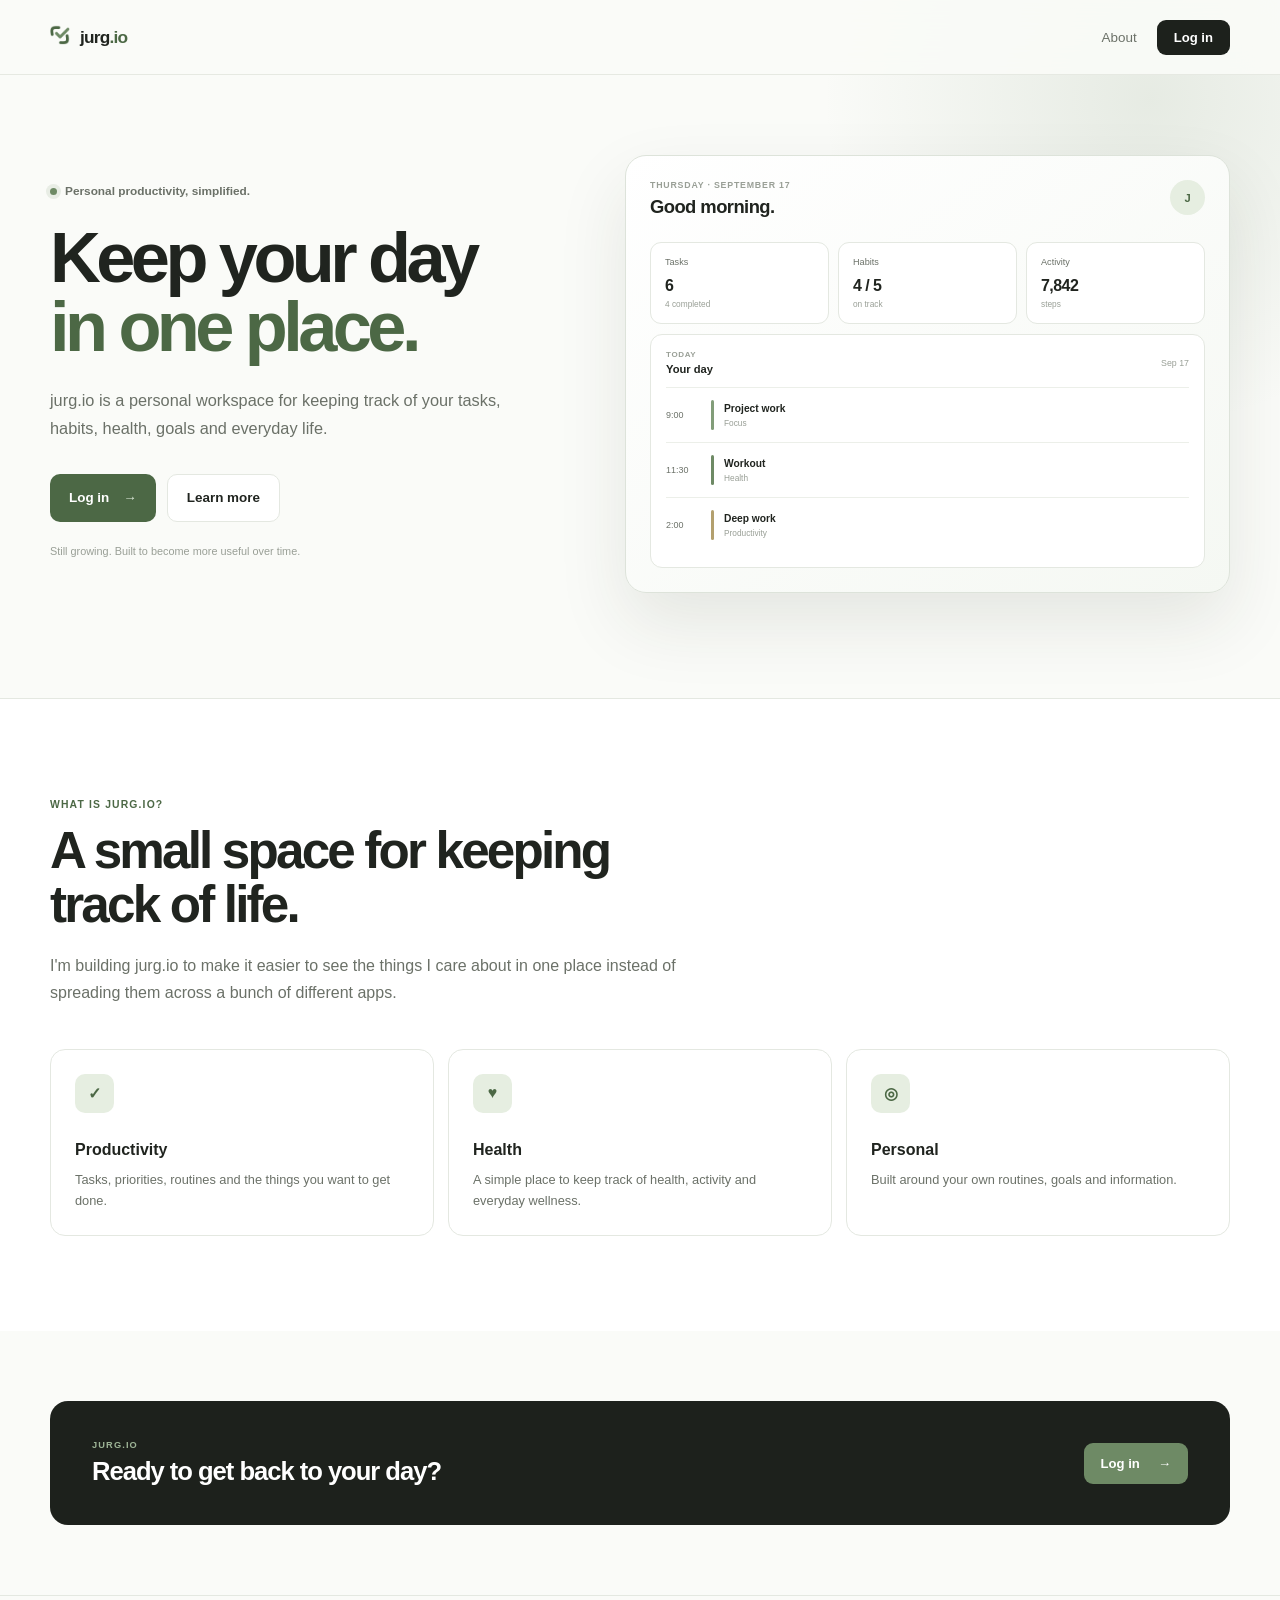
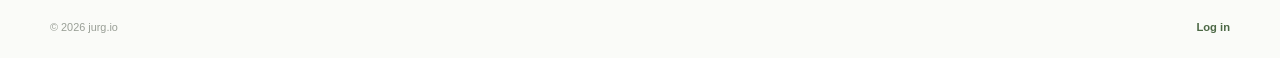
<file: dash/index.html>
<!DOCTYPE html>
<html lang="en">
<head>
    <meta charset="UTF-8">

    <meta
        name="viewport"
        content="width=device-width, initial-scale=1.0"
    >

    <title>jurg.io</title>

    <link rel="stylesheet" href="./index/styles.css">
    <script src="./js/web.js?v=20261008-3" type="text/javascript"></script>
    <script src="./js/login.js?v=20261008-3" type="text/javascript"></script>
    <script src="./js/nav.js?v=20261008-3" type="text/javascript"></script>
    <script src="./js/index.js?v=20261008-3" type="text/javascript"></script>
    <link rel="icon" type="image/x-icon" href="favicon.ico">

</head>

<body>


<!-- =========================================================
     HEADER
========================================================= -->

<header class="site-header">

    <div class="nav-container">

        <a href="" class="brand">
            <div>
              <img src="./images/logo.png" style="width: 20px;">
            </div>

            <span class="brand-name">
                jurg<span>.io</span>
            </span>
        </a>


        <div class="nav-actions">

            <a href="#about" class="nav-link">
                About
            </a>

            <button
                class="login-button"
                onclick="openLogin()"
            >
                Log in
            </button>

        </div>

    </div>

</header>



<main>


<!-- =========================================================
     HERO
========================================================= -->

<section class="hero">

    <div class="hero-glow"></div>

    <div class="hero-container">


        <!-- LEFT -->

        <div class="hero-content">

            <div class="hero-label">
                <span></span>
                Personal productivity, simplified.
            </div>


            <h1>
                Keep your day
                <span>in one place.</span>
            </h1>


            <p class="hero-description">

                jurg.io is a personal workspace for keeping
                track of your tasks, habits, health, goals
                and everyday life.

            </p>


            <div class="hero-actions">

                <button
                    class="primary-button"
                    onclick="openLogin()"
                >
                    Log in
                    <span>→</span>
                </button>

                <a
                    href="#about"
                    class="secondary-button"
                >
                    Learn more
                </a>

            </div>


            <p class="hero-small-text">
                Still growing. Built to become more useful over time.
            </p>

        </div>



        <!-- RIGHT DASHBOARD PREVIEW -->

        <div class="preview-wrap">

            <div class="preview-card">


                <div class="preview-heading">

                    <div>

                        <span>
                            THURSDAY · SEPTEMBER 17
                        </span>

                        <h3>
                            Good morning.
                        </h3>

                    </div>


                    <div class="preview-avatar">
                        J
                    </div>

                </div>



                <div class="preview-grid">


                    <div class="preview-stat">

                        <span class="preview-stat-label">
                            Tasks
                        </span>

                        <strong>
                            6
                        </strong>

                        <small>
                            4 completed
                        </small>

                    </div>


                    <div class="preview-stat">

                        <span class="preview-stat-label">
                            Habits
                        </span>

                        <strong>
                            4 / 5
                        </strong>

                        <small>
                            on track
                        </small>

                    </div>


                    <div class="preview-stat">

                        <span class="preview-stat-label">
                            Activity
                        </span>

                        <strong>
                            7,842
                        </strong>

                        <small>
                            steps
                        </small>

                    </div>

                </div>



                <div class="today-card">

                    <div class="today-heading">

                        <div>
                            <span>TODAY</span>
                            <strong>Your day</strong>
                        </div>

                        <span class="today-date">
                            Sep 17
                        </span>

                    </div>



                    <div class="today-item">

                        <span class="today-time">
                            9:00
                        </span>

                        <span class="today-marker"></span>

                        <div>
                            <strong>
                                Project work
                            </strong>

                            <small>
                                Focus
                            </small>
                        </div>

                    </div>



                    <div class="today-item">

                        <span class="today-time">
                            11:30
                        </span>

                        <span class="today-marker green"></span>

                        <div>
                            <strong>
                                Workout
                            </strong>

                            <small>
                                Health
                            </small>
                        </div>

                    </div>



                    <div class="today-item">

                        <span class="today-time">
                            2:00
                        </span>

                        <span class="today-marker gold"></span>

                        <div>
                            <strong>
                                Deep work
                            </strong>

                            <small>
                                Productivity
                            </small>
                        </div>

                    </div>

                </div>

            </div>

        </div>

    </div>

</section>



<!-- =========================================================
     SMALL ABOUT SECTION
========================================================= -->

<section class="about-section" id="about">

    <div class="section-container">

        <div class="about-heading">

            <span class="section-label">
                WHAT IS JURG.IO?
            </span>

            <h2>
                A small space for keeping track of life.
            </h2>

            <p>

                I'm building jurg.io to make it easier to see
                the things I care about in one place instead
                of spreading them across a bunch of different apps.

            </p>

        </div>



        <div class="about-grid">


            <div class="about-card">

                <div class="about-icon">
                    ✓
                </div>

                <h3>
                    Productivity
                </h3>

                <p>
                    Tasks, priorities, routines and the things
                    you want to get done.
                </p>

            </div>



            <div class="about-card">

                <div class="about-icon">
                    ♥
                </div>

                <h3>
                    Health
                </h3>

                <p>
                    A simple place to keep track of health,
                    activity and everyday wellness.
                </p>

            </div>



            <div class="about-card">

                <div class="about-icon">
                    ◎
                </div>

                <h3>
                    Personal
                </h3>

                <p>
                    Built around your own routines,
                    goals and information.
                </p>

            </div>

        </div>

    </div>

</section>



<!-- =========================================================
     SIMPLE CTA
========================================================= -->

<section class="bottom-section">

    <div class="section-container">

        <div class="bottom-card">

            <div>

                <span>
                    JURG.IO
                </span>

                <h2>
                    Ready to get back to your day?
                </h2>

            </div>


            <button
                onclick="openLogin()"
                class="bottom-login-button"
            >
                Log in
                <span>→</span>
            </button>

        </div>

    </div>

</section>


</main>



<!-- =========================================================
     FOOTER
========================================================= -->

<footer class="site-footer">

    <div class="section-container footer-inner">

        <span>
            © 2026 jurg.io
        </span>

        <button onclick="openLogin()">
            Log in
        </button>

    </div>

</footer>



<!-- =========================================================
     LOGIN MODAL
========================================================= -->

<div
    class="login-overlay"
    id="loginOverlay"
>

    <div
        class="login-backdrop"
        onclick="closeLogin()"
    ></div>


    <section class="login-modal">


        <button
            class="login-close"
            onclick="closeLogin()"
            aria-label="Close login"
        >
            ×
        </button>



        <div class="login-brand">

            <div>
              <img src="./images/logo.png" style="width: 20px;">
            </div>

            <span class="brand-name">
                jurg<span>.io</span>
            </span>

        </div>



        <div class="login-heading">

            <span>
                WELCOME BACK
            </span>

            <h2>
                Log in
            </h2>

            <p>
                Continue to your personal workspace.
            </p>

        </div>



        <form
            onsubmit="event.preventDefault();"
            class="login-form"
        >


            <label>

                Username

                <input
                    id="username_field"
                    type="text"
                    name="username"
                    placeholder="Username"
                    autocomplete="username"
                    required
                >

            </label>



            <label>

                <div class="password-label">

                    <span>
                        Password
                    </span>

                    <a href="/forgot-password">
                        Forgot password?
                    </a>

                </div>


                <div class="password-input">

                    <input
                        id="passwordInput"
                        type="password"
                        name="password"
                        placeholder="Password"
                        autocomplete="current-password"
                        required
                    >

                    <button
                        type="button"
                        onclick="togglePassword()"
                    >
                        <span id="passwordToggleText">
                            Show
                        </span>
                    </button>

                </div>

            </label>



            <!--
                Server can set the contents of this element.

                Example:
                <div id="login-error" class="login-error visible">
                    Invalid username or password.
                </div>
            -->

            <div
                id="login-error"
                class="login-error"
                role="alert"
            ></div>



            <label class="remember-row">

                <input
                    type="checkbox"
                    name="remember"
                    checked
                >

                <span>
                    Keep me signed in
                </span>

            </label>



            <button
                onclick="login_clicked();"
                class="login-submit"
            >

                Log in

                <span>
                    →
                </span>

            </button>

        </form>


        <p class="login-note">
            jurg.io is currently under active development.
        </p>

    </section>

</div>



<script>

    function openLogin() {

        const overlay =
            document.getElementById("loginOverlay");


        overlay.classList.add("open");

        document.body.classList.add("login-open");


        setTimeout(() => {

            const username =
                document.getElementById("username_field");

            if (username) {
                username.focus();
            }

        }, 150);

    }



    function closeLogin() {

        document
            .getElementById("loginOverlay")
            .classList.remove("open");


        document.body
            .classList.remove("login-open");

    }



    function togglePassword() {

        const input =
            document.getElementById("passwordInput");

        const text =
            document.getElementById("passwordToggleText");


        if (input.type === "password") {

            input.type = "text";

            text.textContent = "Hide";

        } else {

            input.type = "password";

            text.textContent = "Show";

        }

    }



    function showLoginError(message) {

        const error =
            document.getElementById("login-error");


        if (!error) {
            return;
        }


        error.textContent = message;

        error.classList.add("visible");

    }



    function clearLoginError() {

        const error =
            document.getElementById("login-error");


        if (!error) {
            return;
        }


        error.textContent = "";

        error.classList.remove("visible");

    }



    document.addEventListener(
        "keydown",
        function(event) {

            if (event.key === "Escape") {
                closeLogin();
            }

        }
    );

</script>


</body>
</html>
</file>
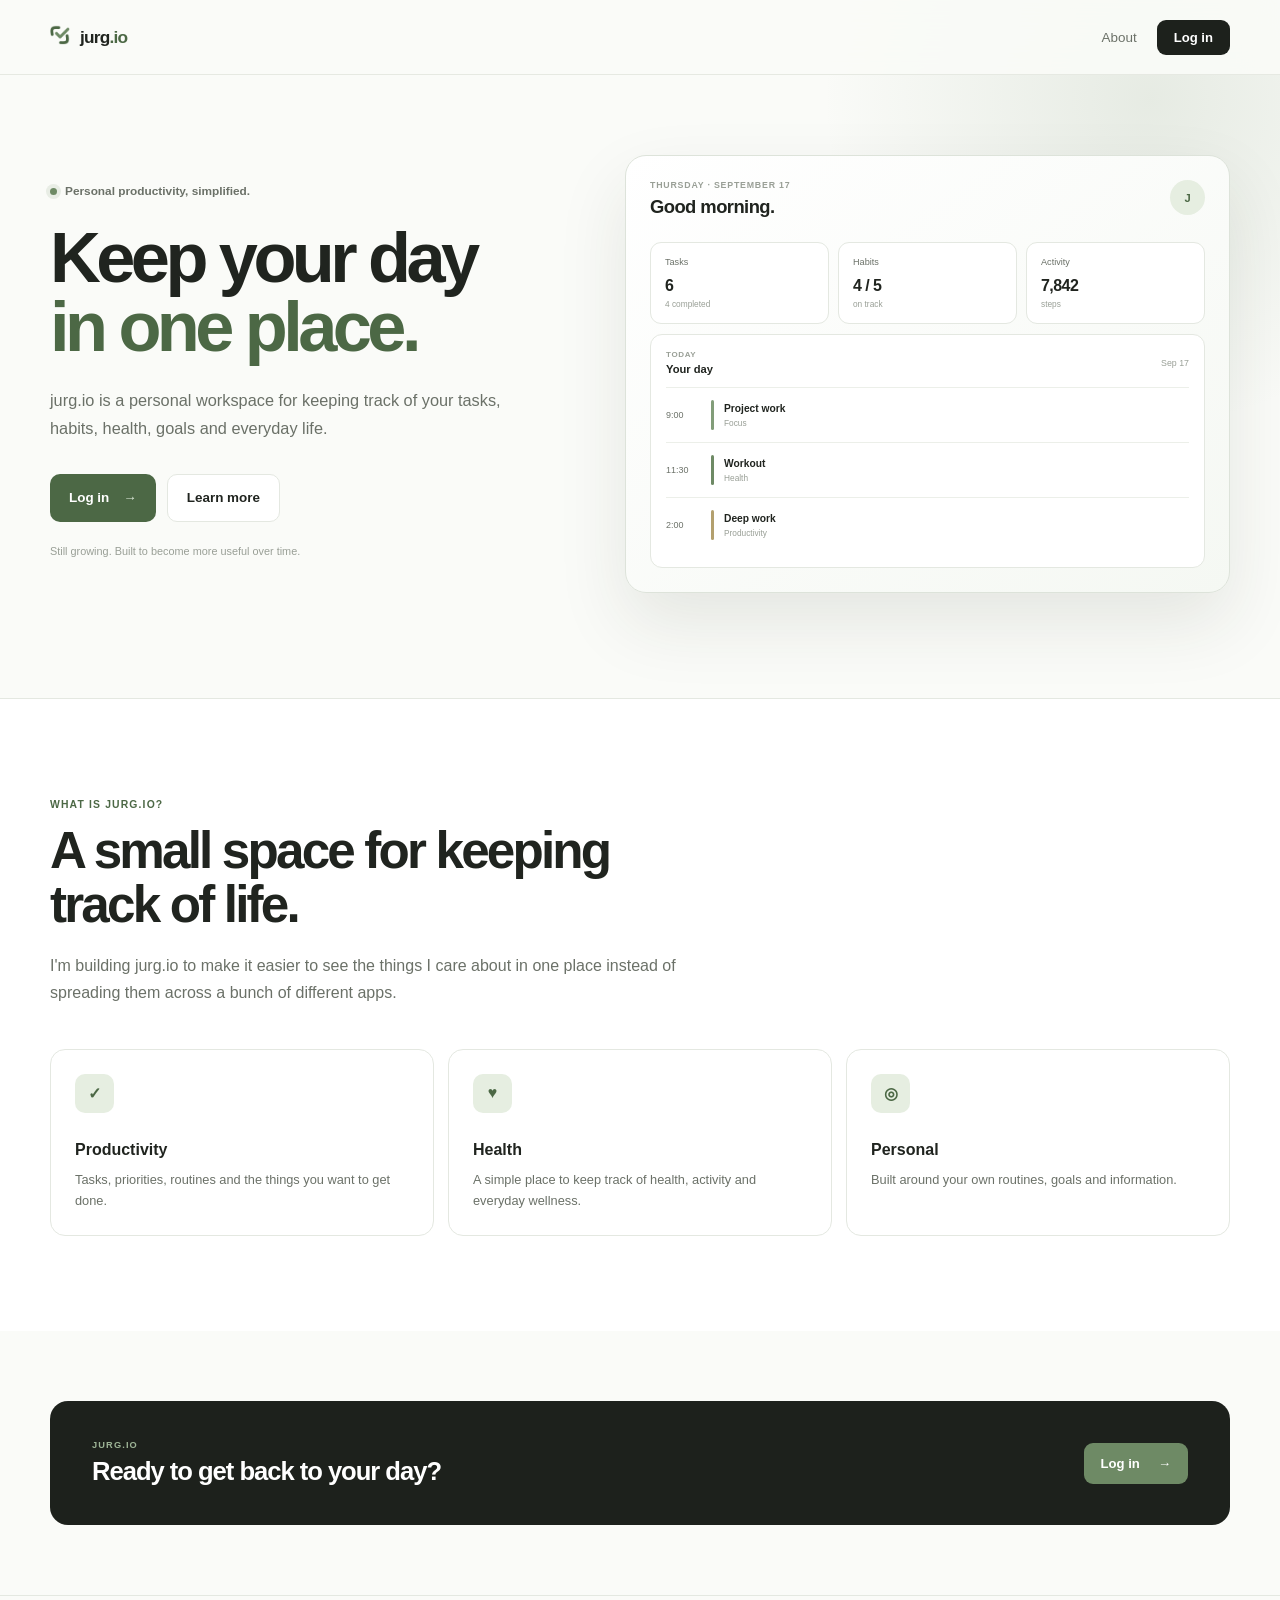
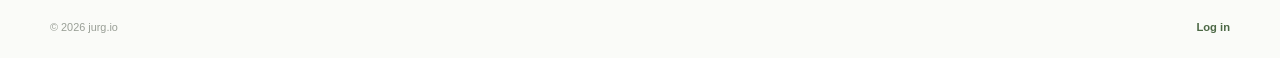
<file: dash/dashboard.html>
<!DOCTYPE html>
<html lang="en">
<head>
    <meta charset="UTF-8">
    <meta name="viewport"
          content="width=device-width, initial-scale=1.0, viewport-fit=cover">

    <meta name="theme-color" content="#f7f7f3">
    <meta name="description"
          content="Your personal hub for food, habits, tasks, and everyday life.">

    <title>jurg.io</title>

    <link rel="stylesheet" href="./css/styles.css">
    <link rel="stylesheet" href="./css/pages.css">
    <link rel="stylesheet" href="./css/profile.css">
    <link rel="stylesheet" href="./css/tasks.css">
    <link rel="stylesheet" href="./css/objedit.css">
    <link rel="stylesheet" href="./css/ctrl_center.css">
    <link rel="stylesheet" href="./css/overlay.css">
    <link rel="stylesheet" href="./css/custom.css">
    <link rel="stylesheet" href="./css/database_manager.css">
    <link rel="stylesheet" href="./css/nutrition.css">

    <script src="./js/web.js?v=20261008-3" type="text/javascript"></script>
    <script src="./js/login.js?v=20261008-3" type="text/javascript"></script>
    <script src="./js/nav.js?v=20261008-3" type="text/javascript"></script>
    <script src="./js/functions.js?v=20261008-3" type="text/javascript"></script>
    <script src="./js/dashboard_new.js?v=20261008-3" type="text/javascript"></script>
    <script src="./js/database_manager.js?v=20261008-3" type="text/javascript"></script>
    <script src="./js/admin_dashboard.js?v=20261008-3" type="text/javascript"></script>
    <script src="./js/nutrition.js?v=20261008-3" type="text/javascript"></script>
    <script src="./js/tasks.js?v=20261008-3" type="text/javascript"></script>
    <link rel="icon" type="image/x-icon" href="favicon.ico">

</head>

<body>
    <div class="app-shell">

        <!-- Persistent app header -->
        <header class="app-header">
            <a href="" class="brand" aria-label="Personal Hub home">
                <div>
              <img src="./images/logo.png" style="width: 20px;">
            </div>

                <span class="brand-name">jurg<span>.</span>io</span>
            </a>

            <div class="header-actions">
                <button style="display:none;" class="icon-button" type="button"
                        aria-label="Notifications">
                    <svg viewBox="0 0 24 24" aria-hidden="true">
                        <path d="M18 8a6 6 0 0 0-12 0c0 7-3 7-3 9h18c0-2-3-2-3-9"
                              fill="none" stroke="currentColor"
                              stroke-width="1.7" stroke-linecap="round"/>
                        <path d="M10 21h4" fill="none"
                              stroke="currentColor" stroke-width="1.7"
                              stroke-linecap="round"/>
                    </svg>
                    <span class="notification-dot"></span>
                </button>

                <button onclick="nav('PROFILE.HTML');" class="avatar-button" type="button"
                        aria-label="Open profile">
                    <span>J</span>
                </button>
            </div>
        </header>

        <!--
            Server-rendered page content goes here.
            Replace the inner HTML of this element on each page request.
        -->
        <main id="main-http-request--json-html-response"
              class="page-content">
        </main>

        <!-- Persistent mobile navigation -->
        <nav class="bottom-nav" aria-label="Main navigation">
            <a id="DASHBOARD_HOME.HTML" onclick="nav('DASHBOARD_HOME.HTML', this);" class="nav-item active"
               aria-current="page">
                <svg viewBox="0 0 24 24" aria-hidden="true">
                    <path d="m3 10 9-7 9 7v10a1 1 0 0 1-1 1h-5v-7H9v7H4a1 1 0 0 1-1-1V10Z"
                          fill="none" stroke="currentColor"
                          stroke-width="1.7" stroke-linejoin="round"/>
                </svg>
                <span>Home</span>
            </a>

            <a id="DASHBOARD_LOG_FOOD.HTML" onclick="nav('DASHBOARD_LOG_FOOD.HTML', this);" class="nav-item">
                <svg viewBox="0 0 24 24" aria-hidden="true">
                    <path d="M12 3c-2 3-7 6-7 12a7 7 0 0 0 14 0c0-3-2-5-4-7 0 4-2 5-3 5s-2-1-2-3c0-2 1-4 2-7Z"
                          fill="none" stroke="currentColor"
                          stroke-width="1.7" stroke-linejoin="round"/>
                </svg>
                <span>Calories</span>
            </a>

            <a id="TASKS.HTML" onclick="nav('TASKS.HTML', this);" class="nav-item">
                <svg viewBox="0 0 24 24" aria-hidden="true">
                    <rect x="4" y="4" width="16" height="16" rx="4"
                          fill="none" stroke="currentColor"
                          stroke-width="1.7"/>
                    <path d="m8 12 2.5 2.5L16 9"
                          fill="none" stroke="currentColor"
                          stroke-width="1.7" stroke-linecap="round"
                          stroke-linejoin="round"/>
                </svg>
                <span>Tasks</span>
            </a>

            <a onclick="nav('DASHBOARD_RECEPIES.HTML', this);" class="nav-item">
                <svg viewBox="0 0 24 24" aria-hidden="true">
                    <path d="M4 5h16v15H4zM8 5V3m8 2V3M8 10h8m-8 4h5"
                          fill="none" stroke="currentColor"
                          stroke-width="1.7" stroke-linecap="round"
                          stroke-linejoin="round"/>
                </svg>
                <span>Recipes</span>
            </a>

            <a onclick="nav('OBJ_EDITOR.HTML', this);" class="nav-item">
                <svg viewBox="0 0 24 24" aria-hidden="true">
                    <path d="M5 8h14l-1 12H6L5 8Z"
                          fill="none" stroke="currentColor"
                          stroke-width="1.7" stroke-linejoin="round"/>
                    <path d="M9 9V6a3 3 0 0 1 6 0v3"
                          fill="none" stroke="currentColor"
                          stroke-width="1.7" stroke-linecap="round"/>
                </svg>
                <span>Lists</span>
            </a>
            <a id="CONTROL_CENTER.HTML" onclick="nav('CONTROL_CENTER.HTML', this);" class="nav-item admin-database-link" style="display:none;">
                <svg viewBox="0 0 24 24" aria-hidden="true">
                    <ellipse cx="12" cy="5" rx="8" ry="3" fill="none" stroke="currentColor" stroke-width="1.7"/>
                    <path d="M4 5v14c0 4 16 4 16 0V5M4 12c0 4 16 4 16 0" fill="none" stroke="currentColor" stroke-width="1.7"/>
                </svg>
                <span>Admin</span>
            </a>
        </nav>

        <div id="page-overlay-root"></div>
    </div>
</body>
</html>
</file>
<file: dash/index/styles.css>
/* =========================================================
   COLORS
========================================================= */

:root {

    --background: #fafbf8;
    --surface: #ffffff;
    --surface-soft: #f4f7f2;

    --text: #20241f;
    --text-soft: #6b7168;
    --text-light: #999f96;

    --border: #e4e8e1;

    --accent: #6e8a65;
    --accent-dark: #4c6845;
    --accent-light: #e6eee1;

    --dark: #1d211c;

    --container: 1180px;

}



/* =========================================================
   BASE
========================================================= */

* {
    box-sizing: border-box;
}


html {
    scroll-behavior: smooth;
}


body {

    margin: 0;

    background: var(--background);

    color: var(--text);

    font-family:
        Inter,
        -apple-system,
        BlinkMacSystemFont,
        "Segoe UI",
        sans-serif;

    -webkit-font-smoothing: antialiased;

}


body.login-open {
    overflow: hidden;
}


button,
input {
    font: inherit;
}


button {
    cursor: pointer;
}


a {
    color: inherit;
}


.section-container,
.hero-container,
.nav-container {

    width: min(
        calc(100% - 48px),
        var(--container)
    );

    margin: 0 auto;

}



/* =========================================================
   BRAND
========================================================= */

.brand {

    display: inline-flex;

    align-items: center;

    gap: 10px;

    text-decoration: none;

}


.brand-mark {

    display: flex;

    align-items: flex-end;

    justify-content: center;

    gap: 2px;

    width: 31px;
    height: 31px;

    padding: 7px;

    border-radius: 9px;

    background: var(--dark);

}


.brand-mark span {

    width: 3px;

    border-radius: 5px;

    background: #95b18c;

}


.brand-mark span:nth-child(1) {
    height: 7px;
}


.brand-mark span:nth-child(2) {
    height: 16px;
}


.brand-mark span:nth-child(3) {
    height: 11px;
}


.brand-name {

    font-size: 1.08rem;

    font-weight: 750;

    letter-spacing: -0.045em;

}


.brand-name > span {
    color: var(--accent-dark);
}



/* =========================================================
   HEADER
========================================================= */

.site-header {

    position: fixed;

    z-index: 100;

    top: 0;
    right: 0;
    left: 0;

    border-bottom:
        1px solid
        rgba(225, 229, 222, 0.8);

    background:
        rgba(250, 251, 248, 0.9);

    backdrop-filter: blur(18px);

}


.nav-container {

    display: flex;

    align-items: center;

    justify-content: space-between;

    height: 74px;

}


.nav-actions {

    display: flex;

    align-items: center;

    gap: 20px;

}


.nav-link {

    color: var(--text-soft);

    font-size: 0.84rem;

    text-decoration: none;

}


.login-button {

    padding: 10px 17px;

    border: 0;

    border-radius: 9px;

    background: var(--dark);

    color: #fff;

    font-size: 0.82rem;

    font-weight: 650;

}



/* =========================================================
   HERO
========================================================= */

.hero {

    position: relative;

    overflow: hidden;

    padding:
        155px
        0
        105px;

}


.hero-glow {

    position: absolute;

    top: -240px;
    right: -210px;

    width: 680px;
    height: 680px;

    border-radius: 50%;

    background:
        radial-gradient(
            circle,
            rgba(110, 138, 101, 0.14),
            transparent 68%
        );

}


.hero-container {

    position: relative;

    z-index: 2;

    display: grid;

    grid-template-columns:
        minmax(0, 0.9fr)
        minmax(470px, 1.1fr);

    align-items: center;

    gap: 80px;

}


.hero-label {

    display: inline-flex;

    align-items: center;

    gap: 8px;

    margin-bottom: 25px;

    color: var(--text-soft);

    font-size: 0.74rem;

    font-weight: 650;

}


.hero-label > span {

    width: 7px;
    height: 7px;

    border-radius: 50%;

    background: var(--accent);

    box-shadow:
        0 0 0 4px
        rgba(110, 138, 101, 0.13);

}


.hero h1 {

    margin: 0;

    font-size:
        clamp(
            3.4rem,
            5.5vw,
            5.5rem
        );

    font-weight: 680;

    line-height: 0.98;

    letter-spacing: -0.065em;

}


.hero h1 span {

    display: block;

    color: var(--accent-dark);

}


.hero-description {

    max-width: 560px;

    margin: 26px 0 0;

    color: var(--text-soft);

    font-size: 1.02rem;

    line-height: 1.7;

}


.hero-actions {

    display: flex;

    align-items: center;

    gap: 11px;

    margin-top: 31px;

}


.primary-button,
.secondary-button {

    display: inline-flex;

    align-items: center;

    justify-content: center;

    min-height: 48px;

    padding: 0 19px;

    border-radius: 10px;

    font-size: 0.84rem;

    font-weight: 650;

    text-decoration: none;

}


.primary-button {

    gap: 14px;

    border: 0;

    background: var(--accent-dark);

    color: #fff;

}


.primary-button span {
    color: #dce8d8;
}


.secondary-button {

    border: 1px solid var(--border);

    background: #fff;

    color: var(--text);

}


.hero-small-text {

    margin-top: 23px;

    color: var(--text-light);

    font-size: 0.68rem;

}



/* =========================================================
   PREVIEW
========================================================= */

.preview-wrap {
    position: relative;
}


.preview-card {

    padding: 24px;

    border: 1px solid #dde3da;

    border-radius: 21px;

    background:
        linear-gradient(
            145deg,
            #ffffff,
            #f5f8f3
        );

    box-shadow:
        0 30px 70px
        rgba(37, 45, 34, 0.10);

}


.preview-heading {

    display: flex;

    align-items: flex-start;

    justify-content: space-between;

}


.preview-heading > div:first-child {

    display: flex;

    flex-direction: column;

}


.preview-heading span {

    color: var(--text-light);

    font-size: 0.55rem;

    font-weight: 750;

    letter-spacing: 0.09em;

}


.preview-heading h3 {

    margin: 6px 0 0;

    font-size: 1.15rem;

    letter-spacing: -0.03em;

}


.preview-avatar {

    display: flex;

    align-items: center;

    justify-content: center;

    width: 35px;
    height: 35px;

    border-radius: 50%;

    background: var(--accent-light);

    color: var(--accent-dark);

    font-size: 0.7rem;

    font-weight: 750;

}


.preview-grid {

    display: grid;

    grid-template-columns:
        repeat(3, 1fr);

    gap: 9px;

    margin-top: 24px;

}


.preview-stat {

    display: flex;

    flex-direction: column;

    gap: 4px;

    padding: 14px;

    border: 1px solid var(--border);

    border-radius: 11px;

    background: #fff;

}


.preview-stat-label {

    color: var(--text-soft);

    font-size: 0.57rem;

}


.preview-stat strong {

    margin-top: 6px;

    font-size: 1rem;

    letter-spacing: -0.035em;

}


.preview-stat small {

    color: var(--text-light);

    font-size: 0.52rem;

}


.today-card {

    margin-top: 10px;

    padding: 15px;

    border: 1px solid var(--border);

    border-radius: 12px;

    background: #fff;

}


.today-heading {

    display: flex;

    align-items: center;

    justify-content: space-between;

    padding-bottom: 12px;

}


.today-heading > div {

    display: flex;

    flex-direction: column;

    gap: 4px;

}


.today-heading > div span {

    color: var(--text-light);

    font-size: 0.5rem;

    font-weight: 750;

    letter-spacing: 0.08em;

}


.today-heading strong {
    font-size: 0.7rem;
}


.today-date {

    color: var(--text-light);

    font-size: 0.55rem;

}


.today-item {

    display: grid;

    grid-template-columns:
        35px
        3px
        1fr;

    align-items: center;

    gap: 10px;

    min-height: 55px;

    border-top:
        1px solid
        #ecefe9;

}


.today-time {

    color: var(--text-soft);

    font-size: 0.56rem;

}


.today-marker {

    width: 3px;
    height: 30px;

    border-radius: 4px;

    background: #829d79;

}


.today-marker.green {
    background: #6e8a65;
}


.today-marker.gold {
    background: #b3a06e;
}


.today-item > div {

    display: flex;

    flex-direction: column;

    gap: 4px;

}


.today-item strong {
    font-size: 0.64rem;
}


.today-item small {

    color: var(--text-light);

    font-size: 0.52rem;

}



/* =========================================================
   ABOUT
========================================================= */

.about-section {

    padding: 95px 0;

    border-top: 1px solid var(--border);

    background: #fff;

}


.about-heading {

    max-width: 650px;

}


.section-label {

    display: inline-block;

    margin-bottom: 14px;

    color: var(--accent-dark);

    font-size: 0.65rem;

    font-weight: 750;

    letter-spacing: 0.11em;

}


.about-heading h2 {

    margin: 0;

    font-size:
        clamp(
            2.2rem,
            4vw,
            3.5rem
        );

    line-height: 1.05;

    letter-spacing: -0.055em;

}


.about-heading p {

    margin: 20px 0 0;

    color: var(--text-soft);

    line-height: 1.7;

}


.about-grid {

    display: grid;

    grid-template-columns:
        repeat(3, 1fr);

    gap: 14px;

    margin-top: 43px;

}


.about-card {

    padding: 24px;

    border: 1px solid var(--border);

    border-radius: 15px;

    background: var(--surface);

}


.about-icon {

    display: flex;

    align-items: center;

    justify-content: center;

    width: 39px;
    height: 39px;

    margin-bottom: 28px;

    border-radius: 10px;

    background: var(--accent-light);

    color: var(--accent-dark);

    font-weight: 750;

}


.about-card h3 {

    margin: 0;

    font-size: 1rem;

}


.about-card p {

    margin: 10px 0 0;

    color: var(--text-soft);

    font-size: 0.8rem;

    line-height: 1.65;

}



/* =========================================================
   BOTTOM
========================================================= */

.bottom-section {
    padding: 70px 0;
}


.bottom-card {

    display: flex;

    align-items: center;

    justify-content: space-between;

    gap: 35px;

    padding: 39px 42px;

    border-radius: 18px;

    background: var(--dark);

    color: #fff;

}


.bottom-card > div {

    display: flex;

    flex-direction: column;

    gap: 7px;

}


.bottom-card > div > span {

    color: #9db496;

    font-size: 0.58rem;

    font-weight: 750;

    letter-spacing: 0.12em;

}


.bottom-card h2 {

    margin: 0;

    font-size: 1.6rem;

    letter-spacing: -0.04em;

}


.bottom-login-button {

    display: flex;

    align-items: center;

    gap: 18px;

    flex: 0 0 auto;

    padding: 13px 17px;

    border: 0;

    border-radius: 9px;

    background: var(--accent);

    color: #fff;

    font-size: 0.82rem;

    font-weight: 700;

}



/* =========================================================
   FOOTER
========================================================= */

.site-footer {

    padding: 25px 0;

    border-top: 1px solid var(--border);

}


.footer-inner {

    display: flex;

    align-items: center;

    justify-content: space-between;

    color: var(--text-light);

    font-size: 0.68rem;

}


.footer-inner button {

    padding: 0;

    border: 0;

    background: transparent;

    color: var(--accent-dark);

    font-size: 0.7rem;

    font-weight: 650;

}



/* =========================================================
   LOGIN MODAL
========================================================= */

.login-overlay {

    position: fixed;

    z-index: 500;

    inset: 0;

    display: flex;

    align-items: center;

    justify-content: center;

    padding: 20px;

    visibility: hidden;

    opacity: 0;

    transition:
        opacity 200ms ease,
        visibility 200ms ease;

}


.login-overlay.open {

    visibility: visible;

    opacity: 1;

}


.login-backdrop {

    position: absolute;

    inset: 0;

    background:
        rgba(21, 25, 20, 0.68);

    backdrop-filter: blur(8px);

}


.login-modal {

    position: relative;

    z-index: 2;

    width: min(100%, 420px);

    padding: 34px;

    border-radius: 18px;

    background: #fff;

    box-shadow:
        0 30px 80px
        rgba(0, 0, 0, 0.24);

    transform:
        translateY(12px)
        scale(0.98);

    transition:
        transform 200ms ease;

}


.login-overlay.open .login-modal {

    transform:
        translateY(0)
        scale(1);

}


.login-close {

    position: absolute;

    top: 14px;
    right: 14px;

    display: flex;

    align-items: center;

    justify-content: center;

    width: 33px;
    height: 33px;

    padding: 0;

    border: 1px solid var(--border);

    border-radius: 8px;

    background: var(--surface-soft);

    color: var(--text-soft);

    font-size: 1rem;

}


.login-brand {

    display: flex;

    align-items: center;

    gap: 10px;

    margin-bottom: 34px;

}


.login-heading > span {

    color: var(--accent-dark);

    font-size: 0.62rem;

    font-weight: 750;

    letter-spacing: 0.1em;

}


.login-heading h2 {

    margin: 8px 0 6px;

    font-size: 1.7rem;

    letter-spacing: -0.045em;

}


.login-heading p {

    margin: 0;

    color: var(--text-soft);

    font-size: 0.78rem;

}


.login-form {

    display: flex;

    flex-direction: column;

    gap: 17px;

    margin-top: 27px;

}


.login-form > label:not(.remember-row) {

    display: flex;

    flex-direction: column;

    gap: 8px;

    color: #464b44;

    font-size: 0.72rem;

    font-weight: 650;

}


.login-form input[type="text"],
.login-form input[type="password"] {

    width: 100%;
    height: 46px;

    padding: 0 13px;

    border: 1px solid #dce1d9;

    border-radius: 9px;

    outline: none;

    background: #fafbf9;

    color: var(--text);

    font-size: 0.83rem;

    transition:
        border-color 150ms ease,
        box-shadow 150ms ease,
        background 150ms ease;

}


.login-form input:focus {

    border-color: var(--accent);

    background: #fff;

    box-shadow:
        0 0 0 3px
        rgba(110, 138, 101, 0.13);

}


.password-label {

    display: flex;

    align-items: center;

    justify-content: space-between;

}


.password-label a {

    color: var(--accent-dark);

    font-size: 0.66rem;

    text-decoration: none;

}


.password-input {
    position: relative;
}


.password-input input {
    padding-right: 60px !important;
}


.password-input button {

    position: absolute;

    top: 50%;
    right: 9px;

    transform: translateY(-50%);

    padding: 5px;

    border: 0;

    background: transparent;

    color: var(--text-soft);

    font-size: 0.67rem;

    font-weight: 650;

}



/* =========================================================
   LOGIN ERROR
========================================================= */

.login-error {

    display: none;

    padding: 10px 12px;

    border: 1px solid #e4b8b3;

    border-radius: 8px;

    background: #fbefed;

    color: #a0443b;

    font-size: 0.72rem;

    line-height: 1.45;

}


.login-error.visible {
    display: block;
}


.remember-row {

    display: flex;

    align-items: center;

    gap: 8px;

    color: var(--text-soft);

    font-size: 0.7rem;

}


.remember-row input {
    accent-color: var(--accent-dark);
}


.login-submit {

    display: flex;

    align-items: center;

    justify-content: space-between;

    height: 48px;

    padding: 0 17px;

    border: 0;

    border-radius: 9px;

    background: var(--accent-dark);

    color: #fff;

    font-size: 0.82rem;

    font-weight: 700;

}


.login-submit span {
    color: #dbe7d7;
}


.login-note {

    margin:
        23px
        0
        0;

    padding-top: 18px;

    border-top: 1px solid var(--border);

    color: var(--text-light);

    font-size: 0.64rem;

    text-align: center;

}



/* =========================================================
   TABLET
========================================================= */

@media (max-width: 950px) {

    .hero-container {

        grid-template-columns: 1fr;

        gap: 65px;

    }


    .hero-content {
        max-width: 700px;
    }


    .preview-wrap {

        width: min(100%, 680px);

        margin: 0 auto;

    }


    .about-grid {

        grid-template-columns:
            1fr
            1fr;

    }


    .about-card:last-child {
        grid-column: span 2;
    }

}



/* =========================================================
   MOBILE
========================================================= */

@media (max-width: 650px) {

    .section-container,
    .hero-container,
    .nav-container {

        width: min(
            calc(100% - 32px),
            var(--container)
        );

    }


    .nav-container {
        height: 67px;
    }


    .nav-link {
        display: none;
    }


    .hero {

        padding:
            122px
            0
            72px;

    }


    .hero h1 {

        font-size:
            clamp(
                2.9rem,
                14vw,
                4rem
            );

    }


    .hero-description {
        font-size: 0.95rem;
    }


    .hero-actions {

        align-items: stretch;

        flex-direction: column;

    }


    .primary-button,
    .secondary-button {
        width: 100%;
    }


    .preview-card {

        padding: 15px;

        border-radius: 16px;

    }


    .preview-grid {

        grid-template-columns:
            1fr
            1fr;

    }


    .preview-stat:last-child {
        display: none;
    }


    .about-section {
        padding: 75px 0;
    }


    .about-grid {
        grid-template-columns: 1fr;
    }


    .about-card:last-child {
        grid-column: auto;
    }


    .bottom-section {
        padding: 55px 0;
    }


    .bottom-card {

        align-items: stretch;

        flex-direction: column;

        padding: 30px 24px;

    }


    .bottom-login-button {
        justify-content: space-between;
    }


    .login-overlay {

        align-items: flex-end;

        padding: 0;

    }


    .login-modal {

        width: 100%;

        padding:
            29px
            21px
            24px;

        border-radius:
            20px
            20px
            0
            0;

        transform:
            translateY(100%);

    }


    .login-overlay.open .login-modal {

        transform:
            translateY(0);

    }

}



/* =========================================================
   REDUCED MOTION
========================================================= */

@media (prefers-reduced-motion: reduce) {

    html {
        scroll-behavior: auto;
    }


    *,
    *::before,
    *::after {
        transition: none !important;
    }

}
</file>
<file: dash/css/styles.css>
/* ==========================================
   PERSONAL HUB
   Mobile-first design system
   ========================================== */

:root {
    color-scheme: light;

    --page: #f7f7f3;
    --surface: #ffffff;
    --surface-soft: #f1f1eb;
    --surface-hover: #eaeae2;

    --text: #252820;
    --text-secondary: #77796e;
    --text-muted: #a0a196;

    --accent: #6e8a65;
    --accent-dark: #4c6845;
    --accent-light: #e6eee1;

    --orange: #e6a66e;
    --orange-light: #f9eee2;

    --blue: #86a7bb;
    --blue-light: #e8f0f5;

    --pink: #c99191;
    --pink-light: #f5e9e7;

    --border: #eaeae3;
    --border-strong: #dcded3;

    --shadow-card:
        0 2px 4px rgba(35, 40, 28, 0.015),
        0 8px 28px rgba(35, 40, 28, 0.035);

    --shadow-float:
        0 8px 30px rgba(35, 40, 28, 0.09);

    --radius-sm: 12px;
    --radius-md: 18px;
    --radius-lg: 24px;
    --radius-xl: 30px;

    --content-width: 760px;
    --header-height: 68px;

    font-family:
        Inter,
        -apple-system,
        BlinkMacSystemFont,
        "Segoe UI",
        sans-serif;

    font-synthesis: none;
    text-rendering: optimizeLegibility;
    -webkit-font-smoothing: antialiased;
    -moz-osx-font-smoothing: grayscale;
}


* {
    box-sizing: border-box;
}

html {
    min-height: 100%;
    background: var(--page);
    scroll-behavior: smooth;
    scroll-padding-top: 90px;
}

body {
    min-width: 320px;
    min-height: 100%;
    margin: 0;
    color: var(--text);
    background: var(--page);
    font-size: 15px;
    line-height: 1.5;
}

button,
input,
a {
    font: inherit;
}

button,
a {
    -webkit-tap-highlight-color: transparent;
}

button {
    color: inherit;
}

a {
    color: inherit;
    text-decoration: none;
}

button:focus-visible,
a:focus-visible,
input:focus-visible {
    outline: 3px solid rgba(110, 138, 101, 0.5);
    outline-offset: 4px;
}

button:focus:not(:focus-visible),
a:focus:not(:focus-visible) {
    outline: none;
}

button,
input[type="checkbox"] {
    accent-color: var(--accent);
}

button {
    cursor: pointer;
}

/* ==========================================
   APP SHELL
   ========================================== */

.app-shell {
    width: 100%;
    min-height: 100vh;
    min-height: 100dvh;
    padding-bottom: calc(92px + env(safe-area-inset-bottom));
}

.app-header {
    position: sticky;
    top: 0;
    z-index: 20;

    display: flex;
    align-items: center;
    justify-content: space-between;

    height: var(--header-height);
    padding: 0 22px;

    background: rgba(247, 247, 243, 0.88);
    border-bottom: 1px solid rgba(234, 234, 227, 0.75);

    -webkit-backdrop-filter: blur(18px);
    backdrop-filter: blur(18px);
}

.brand {
    display: inline-flex;
    align-items: center;
    gap: 9px;

    font-size: 21px;
    font-weight: 750;
    letter-spacing: -1.1px;
}

.brand-mark {
    display: grid;
    width: 34px;
    height: 34px;
    place-items: center;

    color: var(--accent-dark);
    background: var(--accent-light);
    border-radius: 12px;
}

.brand-mark svg {
    width: 26px;
    height: 26px;
}

.brand-name > span {
    color: var(--accent);
}

.header-actions {
    display: flex;
    align-items: center;
    gap: 10px;
}

.icon-button,
.avatar-button {
    position: relative;

    display: grid;
    width: 40px;
    height: 40px;
    place-items: center;

    border: 1px solid var(--border);
    border-radius: 50%;
    background: var(--surface);

    transition:
        background 180ms ease,
        transform 180ms ease,
        border-color 180ms ease;
}

.icon-button svg {
    width: 19px;
    height: 19px;
}

.notification-dot {
    position: absolute;
    top: 7px;
    right: 7px;

    width: 7px;
    height: 7px;

    background: var(--orange);
    border: 2px solid var(--surface);
    border-radius: 50%;
}

.avatar-button {
    color: white;
    background: var(--accent);
    border-color: transparent;

    font-size: 14px;
    font-weight: 700;
}

.page-content {
    width: 100%;
    max-width: var(--content-width);
    margin: 0 auto;
    padding: 28px 20px 18px;

    /*animation: page-enter 450ms cubic-bezier(.2, .7, .2, 1) both;*/
}

/* ==========================================
   WELCOME
   ========================================== */

.welcome-section {
    display: flex;
    align-items: center;
    justify-content: space-between;
    gap: 14px;

    margin-bottom: 28px;
}

.eyebrow {
    display: inline-flex;
    align-items: center;
    gap: 7px;

    color: var(--text-secondary);

    font-size: 10px;
    font-weight: 750;
    letter-spacing: 1.25px;
    line-height: 1.4;
}

.status-dot {
    width: 6px;
    height: 6px;
    flex-shrink: 0;

    background: var(--accent);
    border-radius: 50%;

    animation: dot-pulse 2.6s ease-in-out infinite;
}

.welcome-section h1 {
    margin: 11px 0 8px;

    font-size: clamp(36px, 9vw, 48px);
    font-weight: 760;
    letter-spacing: -2.5px;
    line-height: 1.05;
}

.heading-accent {
    color: var(--accent);
}

.welcome-subtitle {
    margin: 0;
    color: var(--text-secondary);
    font-size: 13px;
}

.date-chip {
    display: flex;
    width: 62px;
    min-width: 62px;
    padding: 10px 4px;

    flex-direction: column;
    align-items: center;
    justify-content: center;
    gap: 1px;

    background: var(--surface);
    border: 1px solid var(--border);
    border-radius: 17px;
    box-shadow: var(--shadow-card);

    animation: card-enter 550ms 100ms both;
}

.date-day,
.date-month {
    color: var(--text-muted);
    font-size: 9px;
    font-weight: 750;
    letter-spacing: 1px;
}

.date-chip strong {
    font-size: 26px;
    font-weight: 750;
    letter-spacing: -1px;
    line-height: 1.3;
}

/* ==========================================
   QUICK ACTIONS
   ========================================== */

.quick-actions {
    display: grid;
    grid-template-columns: repeat(2, minmax(0, 1fr));
    gap: 12px;

    margin-bottom: 35px;
}

.quick-action {
    position: relative;
    display: flex;
    min-width: 0;
    min-height: 108px;

    align-items: flex-start;
    flex-direction: column;
    justify-content: space-between;
    gap: 13px;

    padding: 16px;

    border: 1px solid transparent;
    border-radius: var(--radius-md);

    transition:
        transform 220ms cubic-bezier(.2, .7, .2, 1),
        box-shadow 220ms ease,
        border-color 220ms ease;
}

.action-food {
    color: #745338;
    background: var(--orange-light);
    border-color: #f2e5d7;
}

.action-tasks {
    color: #4d6548;
    background: var(--accent-light);
    border-color: #dce8d6;
}

.quick-icon {
    display: grid;
    width: 34px;
    height: 34px;
    place-items: center;

    background: rgba(255, 255, 255, 0.62);
    border-radius: 11px;
}

.quick-icon svg {
    width: 20px;
    height: 20px;
}

.quick-action > span:nth-child(2) {
    display: flex;
    min-width: 0;
    flex-direction: column;
    gap: 2px;
}

.quick-action strong {
    font-size: 14px;
    font-weight: 720;
    letter-spacing: -0.3px;
}

.quick-action small {
    color: inherit;
    opacity: 0.72;
    font-size: 11px;
}

.quick-arrow {
    position: absolute;
    top: 15px;
    right: 15px;

    font-size: 16px;
    opacity: 0.6;
    transition: transform 200ms ease;
}

/* ==========================================
   SECTION HEADINGS
   ========================================== */

.section-block {
    margin-bottom: 34px;
}

.section-heading {
    display: flex;
    align-items: flex-end;
    justify-content: space-between;
    gap: 12px;

    margin-bottom: 15px;
}

.section-heading > div {
    min-width: 0;
}

.section-heading h2 {
    margin: 5px 0 0;

    font-size: 22px;
    font-weight: 750;
    letter-spacing: -0.9px;
    line-height: 1.25;
}

.text-link {
    display: inline-flex;
    align-items: center;
    gap: 5px;

    flex-shrink: 0;
    padding: 7px 0;

    color: var(--accent-dark);
    font-size: 12px;
    font-weight: 700;

    transition: color 180ms ease;
}

.text-link span {
    display: inline-block;
    transition: transform 180ms ease;
}

/* ==========================================
   NUTRITION CARD
   ========================================== */

.nutrition-card {
    padding: 22px 20px;

    background: var(--surface);
    border: 1px solid var(--border);
    border-radius: var(--radius-lg);
    box-shadow: var(--shadow-card);

    animation: card-enter 600ms 80ms both;
}

.nutrition-top {
    display: flex;
    align-items: center;
    justify-content: space-between;
    gap: 12px;
}

.muted-label {
    color: var(--text-secondary);
    font-size: 12px;
    font-weight: 550;
}

.calorie-number {
    margin-top: 5px;

    font-size: clamp(32px, 8vw, 40px);
    font-weight: 780;
    letter-spacing: -2px;
    line-height: 1.2;
    white-space: nowrap;
}

.calorie-number > span {
    color: var(--text-secondary);
    font-size: 13px;
    font-weight: 550;
    letter-spacing: 0;
}

.nutrition-caption {
    margin: 7px 0 0;

    color: var(--text-secondary);
    font-size: 11px;
    line-height: 1.5;
}

.calorie-ring {
    position: relative;
    width: 110px;
    min-width: 110px;
    height: 110px;

    display: grid;
    place-items: center;
}

.calorie-ring svg {
    position: absolute;
    inset: 0;

    width: 100%;
    height: 100%;
    overflow: visible;

    transform: rotate(-90deg);
}

.calorie-ring circle {
    fill: none;
    stroke-width: 9;
}

.ring-track {
    stroke: #edf0e9;
}

.ring-progress {
    stroke: var(--accent);
    stroke-linecap: round;

    stroke-dasharray: 307.88;
    stroke-dashoffset: 117;
    animation: ring-fill 1.2s cubic-bezier(.2, .7, .2, 1) both;
}

.ring-label {
    display: flex;
    align-items: center;
    flex-direction: column;
    justify-content: center;
    gap: 1px;
}

.ring-label strong {
    font-size: 21px;
    font-weight: 780;
    letter-spacing: -0.8px;
}

.ring-label span {
    color: var(--text-secondary);
    font-size: 9px;
}

.nutrition-divider {
    height: 1px;
    margin: 22px 0;

    background: var(--border);
}

.macro-grid {
    display: grid;
    grid-template-columns: repeat(3, minmax(0, 1fr));
    gap: 12px;
}

.macro-item {
    min-width: 0;
}

.macro-label {
    display: flex;
    align-items: center;
    gap: 6px;

    margin-bottom: 9px;

    color: var(--text-secondary);
    font-size: 10px;
    font-weight: 600;
}

.macro-dot {
    width: 7px;
    height: 7px;
    flex-shrink: 0;
    border-radius: 50%;
}

.protein {
    background: var(--accent);
}

.carbs {
    background: var(--orange);
}

.fats {
    background: var(--blue);
}

.macro-item > strong {
    display: block;
    margin-bottom: 10px;

    font-size: 16px;
    font-weight: 740;
    letter-spacing: -0.5px;
    white-space: nowrap;
}

.macro-item > strong small {
    color: var(--text-muted);
    font-size: 10px;
    font-weight: 500;
    letter-spacing: 0;
}

.macro-track,
.task-progress-track {
    height: 5px;
    overflow: hidden;

    background: var(--surface-soft);
    border-radius: 20px;
}

.macro-fill {
    display: block;
    height: 100%;
    width: 0;

    border-radius: inherit;
    animation: bar-fill 900ms 250ms cubic-bezier(.2, .7, .2, 1) both;
    transform-origin: left;
}

.protein-fill {
    width: 51.4%;
    background: var(--accent);
}

.carbs-fill {
    width: 53.6%;
    background: var(--orange);
}

.fats-fill {
    width: 54.3%;
    background: var(--blue);
}

/* ==========================================
   TASKS
   ========================================== */

.task-card {
    padding: 20px;

    background: var(--surface);
    border: 1px solid var(--border);
    border-radius: var(--radius-lg);
    box-shadow: var(--shadow-card);
}

.task-progress-heading {
    display: flex;
    align-items: center;
    justify-content: space-between;
    gap: 10px;

    margin-bottom: 11px;

    color: var(--text-secondary);
    font-size: 11px;
}

.task-progress-heading strong {
    color: var(--accent-dark);
    font-weight: 750;
}

.task-progress-track {
    height: 6px;
    margin-bottom: 18px;
}

.task-progress-track > span {
    display: block;
    width: 40%;
    height: 100%;

    background: var(--accent);
    border-radius: inherit;

    animation: bar-fill 800ms 150ms both;
    transform-origin: left;
}

.task-list {
    display: flex;
    flex-direction: column;
}

.task-row {
    display: flex;
    min-width: 0;
    align-items: center;
    gap: 12px;

    padding: 13px 0;

    border-bottom: 1px solid var(--border);
    cursor: pointer;
}

.task-row:first-child {
    padding-top: 2px;
}

.task-row:last-child {
    border-bottom: 0;
}

.task-row input {
    position: absolute;
    width: 1px;
    height: 1px;
    opacity: 0;
    pointer-events: none;
}

.task-check {
    position: relative;

    display: grid;
    width: 21px;
    min-width: 21px;
    height: 21px;
    place-items: center;

    border: 1.5px solid var(--border-strong);
    border-radius: 7px;

    transition:
        background 200ms ease,
        border-color 200ms ease,
        transform 200ms ease;
}

.task-check::after {
    content: "";

    width: 5px;
    height: 9px;

    border: solid white;
    border-width: 0 2px 2px 0;

    opacity: 0;
    transform: rotate(45deg) scale(0.5);
    transition:
        opacity 180ms ease,
        transform 180ms ease;
}

.task-row input:checked + .task-check {
    background: var(--accent);
    border-color: var(--accent);
}

.task-row input:checked + .task-check::after {
    opacity: 1;
    transform: rotate(45deg) scale(1);
}

.task-row input:focus-visible + .task-check {
    outline: 3px solid rgba(110, 138, 101, 0.4);
    outline-offset: 3px;
}

.task-copy {
    display: flex;
    min-width: 0;
    flex: 1;
    flex-direction: column;
    gap: 3px;
}

.task-copy strong {
    overflow-wrap: anywhere;

    font-size: 12px;
    font-weight: 650;

    transition: color 180ms ease;
}

.task-copy small {
    color: var(--text-muted);
    font-size: 10px;
}

.task-row.completed .task-copy strong {
    color: var(--text-muted);
    text-decoration: line-through;
    text-decoration-thickness: 1px;
}

.task-tag,
.task-priority {
    flex-shrink: 0;
    padding: 4px 8px;

    border-radius: 8px;
    font-size: 9px;
    font-weight: 700;
}

.task-tag {
    color: var(--accent-dark);
    background: var(--accent-light);
}

.task-priority {
    color: #a66a4b;
    background: var(--orange-light);
}

.add-task-link {
    display: flex;
    align-items: center;
    gap: 9px;

    margin-top: 15px;
    padding: 3px 0;

    color: var(--accent-dark);
    font-size: 12px;
    font-weight: 700;
}

.add-task-link > span {
    display: grid;
    width: 25px;
    height: 25px;
    place-items: center;

    background: var(--accent-light);
    border-radius: 8px;

    font-size: 18px;
    font-weight: 450;
    line-height: 1;
}

/* ==========================================
   MEALS
   ========================================== */

.meal-list {
    display: flex;
    flex-direction: column;
    gap: 10px;
}

.meal-card {
    display: flex;
    min-width: 0;
    align-items: center;
    gap: 13px;

    padding: 12px;

    background: var(--surface);
    border: 1px solid var(--border);
    border-radius: var(--radius-md);
    box-shadow: var(--shadow-card);

    transition:
        transform 200ms ease,
        border-color 200ms ease,
        box-shadow 200ms ease;
}

.meal-visual {
    display: grid;
    width: 58px;
    min-width: 58px;
    height: 58px;
    place-items: center;

    border-radius: 15px;
    font-size: 25px;
}

.meal-breakfast {
    color: #a97840;
    background: #f8eddb;
}

.meal-lunch {
    color: #63846c;
    background: #e8f0e4;
}

.meal-dinner {
    color: #8198a7;
    background: #eaf0f3;
}

.meal-info {
    display: flex;
    min-width: 0;
    flex: 1;
    flex-direction: column;
    gap: 3px;
}

.meal-time {
    color: var(--text-muted);
    font-size: 9px;
    font-weight: 750;
    letter-spacing: 0.65px;
}

.meal-info strong {
    overflow-wrap: anywhere;

    font-size: 13px;
    font-weight: 700;
    letter-spacing: -0.2px;
}

.meal-calories {
    color: var(--text-secondary);
    font-size: 11px;
}

.meal-chevron {
    color: var(--text-muted);
    font-size: 23px;
    line-height: 1;

    transition: transform 180ms ease;
}

.meal-add {
    border-style: dashed;
    background: rgba(255, 255, 255, 0.5);
}

.meal-add .meal-info strong {
    color: var(--accent-dark);
}

/* ==========================================
   GROCERY CARD
   ========================================== */

.grocery-card {
    display: flex;
    align-items: center;
    gap: 13px;

    padding: 17px;

    background: var(--surface);
    border: 1px solid var(--border);
    border-radius: var(--radius-md);
    box-shadow: var(--shadow-card);

    transition:
        transform 200ms ease,
        border-color 200ms ease,
        box-shadow 200ms ease;
}

.grocery-icon {
    display: grid;
    width: 45px;
    min-width: 45px;
    height: 45px;
    place-items: center;

    color: var(--accent-dark);
    background: var(--accent-light);
    border-radius: 14px;
}

.grocery-icon svg {
    width: 24px;
    height: 24px;
}

.grocery-info {
    display: flex;
    min-width: 0;
    flex: 1;
    flex-direction: column;
    gap: 3px;
}

.grocery-info strong {
    font-size: 13px;
    font-weight: 720;
}

.grocery-info > span {
    color: var(--text-secondary);
    font-size: 11px;
}

.grocery-count {
    display: flex;
    min-width: 42px;
    flex-direction: column;
    align-items: center;
    gap: 1px;

    padding: 7px 8px;

    color: var(--accent-dark);
    background: var(--accent-light);
    border-radius: 12px;
}

.grocery-count strong {
    font-size: 18px;
    font-weight: 780;
    line-height: 1.1;
}

.grocery-count span {
    font-size: 9px;
    font-weight: 600;
}

/* ==========================================
   FOOTER
   ========================================== */

.page-footer {
    display: flex;
    align-items: center;
    justify-content: center;
    gap: 6px;

    padding: 12px 0 24px;

    color: var(--text-muted);
    font-size: 10px;
}

.footer-heart {
    color: var(--pink);
}

/* ==========================================
   MOBILE BOTTOM NAVIGATION
   ========================================== */

.bottom-nav {
    position: fixed;
    z-index: 30;
    right: 0;
    bottom: 0;
    left: 0;

    display: grid;
    grid-template-columns: repeat(5, minmax(0, 1fr));
    align-items: center;

    padding: 9px 8px calc(9px + env(safe-area-inset-bottom));

    background: rgba(255, 255, 255, 0.94);
    border-top: 1px solid rgba(234, 234, 227, 0.95);

    -webkit-backdrop-filter: blur(22px);
    backdrop-filter: blur(22px);
}

.nav-item {
    position: relative;

    display: flex;
    min-width: 0;
    align-items: center;
    flex-direction: column;
    justify-content: center;
    gap: 5px;

    padding: 5px 1px;

    color: var(--text-muted);
    font-size: 9px;
    font-weight: 650;

    transition:
        color 180ms ease,
        transform 180ms ease;
}

.nav-item svg {
    width: 22px;
    height: 22px;

    transition: transform 200ms cubic-bezier(.2, .7, .2, 1);
}

.nav-item.active {
    color: var(--accent-dark);
}

.nav-item.active::before {
    content: "";

    position: absolute;
    top: -9px;

    width: 26px;
    height: 3px;

    background: var(--accent);
    border-radius: 0 0 5px 5px;

    animation: nav-indicator 250ms ease both;
}

.nav-item.active svg {
    animation: nav-icon-pop 350ms cubic-bezier(.2, .8, .2, 1) both;
}

/* ==========================================
   INTERACTIONS
   ========================================== */

@media (hover: hover) and (pointer: fine) {
    .quick-action:hover {
        transform: translateY(-3px);
        box-shadow: var(--shadow-float);
    }

    .quick-action:hover .quick-arrow {
        transform: translate(2px, -2px);
    }

    .icon-button:hover {
        background: var(--surface-soft);
        border-color: var(--border-strong);
    }

    .avatar-button:hover {
        transform: scale(1.05);
    }

    .text-link:hover {
        color: var(--accent);
    }

    .text-link:hover span {
        transform: translateX(3px);
    }

    .meal-card:hover,
    .grocery-card:hover {
        transform: translateY(-2px);
        border-color: #d8dfd0;
        box-shadow: var(--shadow-float);
    }

    .meal-card:hover .meal-chevron {
        transform: translateX(3px);
    }

    .add-task-link:hover > span {
        transform: rotate(90deg);
    }

    .nav-item:hover {
        color: var(--accent-dark);
    }
}

.task-row:active,
.quick-action:active,
.meal-card:active,
.grocery-card:active {
    transform: scale(0.985);
}

.icon-button:active,
.avatar-button:active {
    transform: scale(0.94);
}

/* ==========================================
   ANIMATIONS
   ========================================== */

@keyframes page-enter {
    from {
        opacity: 0;
        transform: translateY(8px);
    }

    to {
        opacity: 1;
        transform: translateY(0);
    }
}

@keyframes card-enter {
    from {
        opacity: 0;
        transform: translateY(12px) scale(0.99);
    }

    to {
        opacity: 1;
        transform: translateY(0) scale(1);
    }
}

@keyframes ring-fill {
    from {
        stroke-dashoffset: 307.88;
    }

    to {
        stroke-dashoffset: 117;
    }
}

@keyframes bar-fill {
    from {
        transform: scaleX(0);
    }

    to {
        transform: scaleX(1);
    }
}

@keyframes dot-pulse {
    0%, 100% {
        box-shadow: 0 0 0 0 rgba(110, 138, 101, 0.2);
    }

    50% {
        box-shadow: 0 0 0 4px rgba(110, 138, 101, 0);
    }
}

@keyframes nav-indicator {
    from {
        opacity: 0;
        transform: scaleX(0.4);
    }

    to {
        opacity: 1;
        transform: scaleX(1);
    }
}

@keyframes nav-icon-pop {
    0% {
        transform: translateY(2px) scale(0.92);
    }

    60% {
        transform: translateY(-2px) scale(1.08);
    }

    100% {
        transform: translateY(0) scale(1);
    }
}

/* ==========================================
   RESPONSIVE LAYOUT
   ========================================== */

@media (min-width: 600px) {
    :root {
        --header-height: 76px;
    }

    .app-header {
        padding-right: max(28px, calc((100% - 1000px) / 2));
        padding-left: max(28px, calc((100% - 1000px) / 2));
    }

    .page-content {
        padding: 38px 30px 24px;
    }

    .welcome-section {
        margin-bottom: 34px;
    }

    .welcome-section h1 {
        font-size: 50px;
    }

    .quick-actions {
        gap: 16px;
        margin-bottom: 40px;
    }

    .quick-action {
        min-height: 124px;
        padding: 20px;
    }

    .section-block {
        margin-bottom: 40px;
    }

    .nutrition-card {
        padding: 26px;
    }

    .calorie-ring {
        width: 120px;
        height: 120px;
    }

    .task-card {
        padding: 24px;
    }

    .meal-card {
        padding: 14px;
    }

    .meal-visual {
        width: 64px;
        min-width: 64px;
        height: 64px;
    }

    .bottom-nav {
        right: auto;
        bottom: 18px;
        left: 50%;

        width: min(540px, calc(100% - 40px));
        padding: 12px 14px;

        border: 1px solid var(--border);
        border-radius: 24px;
        box-shadow: var(--shadow-float);

        transform: translateX(-50%);
    }

    .app-shell {
        padding-bottom: 40px;
    }
}

@media (min-width: 900px) {
    .page-content {
        padding-top: 44px;
    }

    .welcome-section {
        margin-bottom: 38px;
    }

    .quick-action {
        min-height: 132px;
    }

    .section-heading h2 {
        font-size: 24px;
    }
}

/* Compact phones */
@media (max-width: 360px) {
    .app-header {
        padding-right: 16px;
        padding-left: 16px;
    }

    .page-content {
        padding-right: 14px;
        padding-left: 14px;
    }

    .welcome-section h1 {
        font-size: 35px;
    }

    .quick-actions {
        gap: 9px;
    }

    .quick-action {
        padding: 13px;
    }

    .nutrition-card {
        padding: 18px 14px;
    }

    .calorie-ring {
        width: 94px;
        min-width: 94px;
        height: 94px;
    }

    .calorie-number {
        font-size: 31px;
    }

    .macro-grid {
        gap: 8px;
    }

    .macro-item > strong {
        font-size: 14px;
    }

    .task-card {
        padding: 16px;
    }

    .task-row {
        gap: 9px;
    }

    .task-tag,
    .task-priority {
        padding: 4px 6px;
    }

    .meal-visual {
        width: 49px;
        min-width: 49px;
        height: 49px;
    }

    .meal-card {
        gap: 10px;
        padding: 10px;
    }
}

/* Accessibility: avoid motion when requested */
@media (prefers-reduced-motion: reduce) {
    *,
    *::before,
    *::after {
        scroll-behavior: auto !important;
        animation-duration: 0.01ms !important;
        animation-iteration-count: 1 !important;
        transition-duration: 0.01ms !important;
    }
}
</file>
<file: dash/css/pages.css>
/* =========================================================
   PERSONAL HUB — LOG FOOD
   ========================================================= */

.log-food-page {
    --lf-bg: #f5f6f8;
    --lf-white: #ffffff;
    --lf-text: #20242c;
    --lf-muted: #7a818d;
    --lf-border: #e5e7eb;
    --lf-soft: #f8f9fb;

    --lf-orange: #e2a54a;
    --lf-orange-light: #fff3dc;
    --lf-orange-dark: #9a681e;

    width: 100%;
    max-width: 1080px;
    margin: 0 auto;
    padding: 26px;

    color: var(--lf-text);

    animation: logFoodEnter 400ms ease both;
}

.log-food-page *,
.log-food-page *::before,
.log-food-page *::after {
    box-sizing: border-box;
}


/* =========================================================
   HEADER
   ========================================================= */

.log-food-header {
    display: flex;
    align-items: flex-start;
    justify-content: space-between;

    margin-bottom: 24px;
}

.log-food-header h1 {
    margin: 5px 0 0;

    font-weight: 780;
    letter-spacing: -0.045em;
}

.log-food-header p {
    margin: 6px 0 0;

    color: var(--lf-muted);
}

.eyebrow {
    display: block;

    color: var(--lf-muted);

    font-weight: 700;
    letter-spacing: 0.045em;
    text-transform: uppercase;
}

.icon-button {
    width: 44px;
    height: 44px;

    padding: 0;

    border: 1px solid var(--lf-border);
    border-radius: 13px;

    background: var(--lf-white);
    color: var(--lf-muted);

    cursor: pointer;

    transition:
        transform 150ms ease,
        background 150ms ease,
        box-shadow 150ms ease;
}

.icon-button:hover {
    transform: translateY(-2px);

    background: #fafafa;

    box-shadow:
        0 6px 18px rgba(25, 30, 40, 0.08);
}


/* =========================================================
   GENERAL SECTIONS
   ========================================================= */

.log-food-page section {
    margin-bottom: 18px;

    border: 1px solid var(--lf-border);
    border-radius: 20px;

    background: var(--lf-white);

    box-shadow:
        0 8px 30px rgba(30, 38, 52, 0.045);
}


/* =========================================================
   CALORIE CARD
   ========================================================= */

.calorie-card {
    position: relative;

    overflow: hidden;

    padding: 24px;

    background:
        radial-gradient(
            circle at 50% 55%,
            rgba(226, 165, 74, 0.08),
            transparent 40%
        ),
        #ffffff;
}

.calorie-card-header {
    display: flex;
    align-items: flex-start;
    justify-content: space-between;

    gap: 15px;
}

.calorie-card h2 {
    margin: 6px 0 0;

    font-weight: 780;
    letter-spacing: -0.04em;
}

.calorie-card h2 span {
    color: #a4a9b1;
    font-weight: 550;
}

.calorie-status {
    display: flex;
    align-items: center;

    gap: 7px;

    padding: 7px 11px;

    border: 1px solid #efd9ae;
    border-radius: 999px;

    background: var(--lf-orange-light);

    color: var(--lf-orange-dark);

    font-weight: 700;
}

.status-dot {
    width: 7px;
    height: 7px;

    border-radius: 50%;

    background: var(--lf-orange);

    box-shadow:
        0 0 0 4px rgba(226, 165, 74, 0.13);

    animation: statusPulse 2.4s ease-in-out infinite;
}


/* =========================================================
   CALORIE RING
   ========================================================= */

.calorie-visual {
    position: relative;

    display: flex;
    align-items: center;
    justify-content: center;

    width: 280px;
    height: 280px;

    margin: 8px auto 4px;
}

.calorie-ring {
    width: 100%;
    height: 100%;

    transform: rotate(-90deg);

    overflow: visible;
}

.ring-background {
    fill: none;

    stroke: #f0f1f3;
    stroke-width: 15;
}

.ring-progress {
    fill: none;

    stroke: var(--lf-orange);
    stroke-width: 15;

    stroke-linecap: round;

    filter:
        drop-shadow(
            0 4px 8px rgba(226, 165, 74, 0.22)
        );

    animation: calorieRing 1.2s cubic-bezier(.2,.8,.2,1) both;
}

.ring-progress.home-calorie-progress {
    stroke-dasharray: var(--home-ring-circumference);
    stroke-dashoffset: var(--home-ring-offset);
    animation: homeCalorieRing 1.2s cubic-bezier(.2,.8,.2,1) both;
}

@keyframes homeCalorieRing {
    from {
        stroke-dashoffset: var(--home-ring-circumference);
    }
    to {
        stroke-dashoffset: var(--home-ring-offset);
    }
}

.calorie-ring-content {
    position: absolute;

    inset: 0;

    display: flex;
    align-items: center;
    justify-content: center;
    flex-direction: column;

    pointer-events: none;
}

.calorie-ring-content strong {
    font-weight: 800;
    letter-spacing: -0.05em;
}

.calorie-ring-content span {
    margin-top: 3px;

    color: var(--lf-muted);
}


/* =========================================================
   NUTRITION SUMMARY
   ========================================================= */

.nutrition-summary {
    display: grid;
    grid-template-columns: repeat(3, 1fr);

    max-width: 600px;

    margin: 0 auto;

    border-top: 1px solid var(--lf-border);
    padding-top: 20px;
}

.nutrition-stat {
    display: flex;
    align-items: center;
    justify-content: center;

    gap: 10px;

    min-width: 0;
}

.nutrition-stat + .nutrition-stat {
    border-left: 1px solid var(--lf-border);
}

.nutrition-icon {
    display: flex;
    align-items: center;
    justify-content: center;

    width: 34px;
    height: 34px;

    border-radius: 10px;

    font-weight: 800;
}

.protein-icon {
    background: #fff0e1;
    color: #c67529;
}

.carb-icon {
    background: #edf5e7;
    color: #638a4b;
}

.fat-icon {
    background: #eeeafd;
    color: #7565a8;
}

.nutrition-stat div {
    display: flex;
    flex-direction: column;

    gap: 2px;
}

.nutrition-stat strong {
    font-weight: 750;
}

.nutrition-stat div span {
    color: var(--lf-muted);
}


/* =========================================================
   SECTION HEADINGS
   ========================================================= */

.section-heading {
    display: flex;
    align-items: center;
    justify-content: space-between;

    gap: 15px;

    margin-bottom: 17px;
}

.section-heading h2 {
    margin: 4px 0 0;

    font-weight: 740;
    letter-spacing: -0.025em;
}

.section-heading p {
    margin: 5px 0 0;

    color: var(--lf-muted);
}

.text-button {
    padding: 7px 2px;

    border: 0;

    background: transparent;
    color: var(--lf-orange-dark);

    font: inherit;
    font-weight: 700;

    cursor: pointer;
}


/* =========================================================
   QUICK ACTIONS
   ========================================================= */

.quick-log-section {
    padding: 22px;
}

.quick-actions {
    display: grid;
    grid-template-columns: repeat(3, 1fr);

    gap: 10px;
}

.quick-action {
    display: flex;
    align-items: center;

    gap: 12px;

    padding: 14px;

    border: 1px solid var(--lf-border);
    border-radius: 15px;

    background: #ffffff;

    text-align: left;

    cursor: pointer;

    transition:
        transform 150ms ease,
        border-color 150ms ease,
        background 150ms ease,
        box-shadow 150ms ease;
}

.quick-action:hover {
    transform: translateY(-2px);

    border-color: #e7d2aa;

    background: #fffdf9;

    box-shadow:
        0 7px 18px rgba(30, 38, 52, 0.06);
}

.quick-action-icon {
    display: flex;
    align-items: center;
    justify-content: center;

    flex-shrink: 0;

    width: 40px;
    height: 40px;

    border-radius: 12px;

    background: var(--lf-orange-light);
    color: var(--lf-orange-dark);

    font-weight: 800;
}

.quick-action span:last-child {
    display: flex;
    flex-direction: column;

    gap: 3px;

    min-width: 0;
}

.quick-action small {
    color: var(--lf-muted);
}


/* =========================================================
   SEARCH
   ========================================================= */

.food-search-section {
    padding: 22px;
}

.food-search {
    display: flex;
    align-items: center;

    gap: 10px;

    padding: 6px;

    border: 1px solid var(--lf-border);
    border-radius: 15px;

    background: var(--lf-soft);

    transition:
        border-color 150ms ease,
        box-shadow 150ms ease;
}

.food-search:focus-within {
    border-color: var(--lf-orange);

    box-shadow:
        0 0 0 3px rgba(226, 165, 74, 0.12);
}

.search-icon {
    padding-left: 10px;

    color: var(--lf-muted);

    line-height: 1;
}

.food-search input {
    flex: 1;

    min-width: 0;
    height: 42px;

    padding: 0 5px;

    border: 0;

    outline: 0;

    background: transparent;
    color: var(--lf-text);

    font: inherit;
}

.food-search input::placeholder {
    color: #a1a7b1;
}

.food-search button {
    min-height: 42px;

    padding: 0 17px;

    border: 0;
    border-radius: 11px;

    background: var(--lf-text);
    color: white;

    font: inherit;
    font-weight: 700;

    cursor: pointer;

    transition:
        transform 150ms ease,
        background 150ms ease;
}

.food-search button:hover {
    transform: translateY(-1px);

    background: #30353d;
}


/* =========================================================
   SEARCH RESULTS
   ========================================================= */

.search-results {
    display: flex;
    flex-direction: column;

    gap: 8px;

    margin-top: 14px;
}

.food-result {
    display: flex;
    align-items: center;

    width: 100%;

    gap: 12px;

    padding: 12px;

    border: 1px solid transparent;
    border-radius: 14px;

    background: transparent;

    text-align: left;

    cursor: pointer;

    transition:
        background 150ms ease,
        border-color 150ms ease;
}

.food-result:hover {
    border-color: var(--lf-border);

    background: #fafbfc;
}

.food-result-image {
    display: flex;
    align-items: center;
    justify-content: center;

    flex-shrink: 0;

    width: 44px;
    height: 44px;

    border-radius: 12px;

    background: var(--lf-soft);
}

.food-result-info {
    display: flex;
    flex-direction: column;

    gap: 4px;

    min-width: 0;
}

.food-result-info strong {
    font-weight: 700;
}

.food-result-info span {
    color: var(--lf-muted);
}

.food-result-add {
    display: flex;
    align-items: center;
    justify-content: center;

    flex-shrink: 0;

    width: 30px;
    height: 30px;

    margin-left: auto;

    border-radius: 9px;

    background: var(--lf-orange-light);
    color: var(--lf-orange-dark);

    font-weight: 800;
}


/* =========================================================
   MEAL SELECTOR
   ========================================================= */

.meal-section {
    padding: 22px;
}

.meal-time {
    color: var(--lf-muted);
    font-weight: 650;
}

.meal-selector {
    display: grid;
    grid-template-columns: repeat(4, 1fr);

    gap: 9px;
}

.meal-option {
    display: flex;
    align-items: center;

    gap: 10px;

    min-width: 0;

    padding: 12px;

    border: 1px solid var(--lf-border);
    border-radius: 14px;

    background: #ffffff;

    text-align: left;

    cursor: pointer;

    transition:
        border-color 150ms ease,
        background 150ms ease,
        transform 150ms ease;
}

.meal-option:hover {
    transform: translateY(-1px);

    background: #fafafa;
}

.meal-option.active {
    border-color: #e7c98f;

    background: var(--lf-orange-light);
}

.meal-option-icon {
    display: flex;
    align-items: center;
    justify-content: center;

    flex-shrink: 0;

    width: 35px;
    height: 35px;

    border-radius: 10px;

    background: #ffffff;

    color: var(--lf-orange-dark);

    box-shadow:
        0 2px 5px rgba(30, 38, 52, 0.05);
}

.meal-option > span:last-child {
    display: flex;
    flex-direction: column;

    gap: 3px;

    min-width: 0;
}

.meal-option small {
    color: var(--lf-muted);
}


/* =========================================================
   RECENTLY LOGGED
   ========================================================= */

.recent-section {
    padding: 22px;
}

.logged-food-list {
    display: flex;
    flex-direction: column;

    gap: 7px;
}

.logged-food {
    display: flex;
    align-items: center;

    gap: 12px;

    padding: 12px;

    border: 1px solid var(--lf-border);
    border-radius: 14px;

    transition:
        background 150ms ease,
        transform 150ms ease;
}

.logged-food:hover {
    transform: translateX(2px);

    background: #fafbfc;
}

.logged-food-icon {
    display: flex;
    align-items: center;
    justify-content: center;

    flex-shrink: 0;

    width: 42px;
    height: 42px;

    border-radius: 12px;

    background: var(--lf-soft);
}

.logged-food-details {
    display: flex;
    flex-direction: column;

    gap: 3px;

    min-width: 0;
}

.logged-food-details span {
    color: var(--lf-muted);
}

.logged-food-calories {
    display: flex;
    align-items: baseline;

    gap: 4px;

    margin-left: auto;
}

.logged-food-calories strong {
    font-weight: 750;
}

.logged-food-calories span {
    color: var(--lf-muted);
}

.remove-food {
    width: 30px;
    height: 30px;

    padding: 0;

    border: 0;
    border-radius: 8px;

    background: transparent;
    color: #a1a7b1;

    font-size: 20px;

    cursor: pointer;

    transition:
        background 150ms ease,
        color 150ms ease;
}

.remove-food:hover {
    background: #fff0f0;
    color: #c84b4b;
}


/* =========================================================
   CUSTOM FOOD
   ========================================================= */

.custom-food-section {
    padding: 22px;
}

.custom-food-form {
    display: flex;
    flex-direction: column;

    gap: 15px;
}

.form-row {
    display: grid;
    grid-template-columns: repeat(2, minmax(0, 1fr));

    gap: 12px;
}

.nutrition-inputs {
    grid-template-columns: repeat(4, minmax(0, 1fr));
}

.form-field {
    min-width: 0;
}

.form-field label {
    display: block;

    margin-bottom: 6px;

    color: #626a75;

    font-weight: 650;
}

.form-field input {
    width: 100%;

    min-height: 44px;

    padding: 10px 12px;

    border: 1px solid var(--lf-border);
    border-radius: 11px;

    background: #ffffff;
    color: var(--lf-text);

    outline: none;

    font: inherit;

    transition:
        border-color 150ms ease,
        box-shadow 150ms ease;
}

.form-field input:focus {
    border-color: var(--lf-orange);

    box-shadow:
        0 0 0 3px rgba(226, 165, 74, 0.12);
}

.form-field input::placeholder {
    color: #a5aab2;
}

.form-actions {
    display: flex;
    justify-content: flex-end;

    gap: 8px;

    padding-top: 2px;
}

.form-actions button {
    min-height: 43px;

    padding: 10px 17px;

    border: 1px solid var(--lf-border);
    border-radius: 11px;

    background: #ffffff;
    color: var(--lf-text);

    font: inherit;
    font-weight: 700;

    cursor: pointer;
}

.form-actions button.primary {
    border-color: var(--lf-orange);

    background: var(--lf-orange);
    color: #241b0d;
}


/* =========================================================
   FOOTER
   ========================================================= */

.log-food-footer {
    display: flex;
    align-items: center;
    justify-content: center;

    gap: 8px;

    padding: 12px;

    color: #a1a6ae;
}


/* =========================================================
   ANIMATIONS
   ========================================================= */

@keyframes logFoodEnter {
    from {
        opacity: 0;
        transform: translateY(8px);
    }

    to {
        opacity: 1;
        transform: translateY(0);
    }
}

@keyframes calorieRing {
    from {
        stroke-dashoffset: 553;
    }

    to {
        stroke-dashoffset: 194;
    }
}

@keyframes statusPulse {
    0%,
    100% {
        opacity: 1;
        transform: scale(1);
    }

    50% {
        opacity: 0.65;
        transform: scale(0.8);
    }
}


/* =========================================================
   TABLET
   ========================================================= */

@media (max-width: 800px) {

    .log-food-page {
        padding: 18px;
    }

    .quick-actions {
        grid-template-columns: 1fr;
    }

    .meal-selector {
        grid-template-columns: repeat(2, 1fr);
    }

    .nutrition-inputs {
        grid-template-columns: repeat(2, 1fr);
    }
}


/* =========================================================
   MOBILE
   ========================================================= */

@media (max-width: 560px) {

    .log-food-page {
        padding: 12px;
    }

    .log-food-header {
        margin-bottom: 17px;
    }

    .log-food-page section {
        margin-bottom: 12px;
        border-radius: 16px;
    }

    .calorie-card,
    .quick-log-section,
    .food-search-section,
    .meal-section,
    .recent-section,
    .custom-food-section {
        padding: 16px;
    }

    .calorie-card-header {
        align-items: flex-start;
        flex-direction: column;
    }

    .calorie-status {
        align-self: flex-start;
    }

    .calorie-visual {
        width: 235px;
        height: 235px;

        margin-top: 3px;
    }

    .nutrition-summary {
        margin-top: 3px;
        padding-top: 15px;
    }

    .nutrition-stat {
        gap: 6px;
    }

    .nutrition-icon {
        width: 30px;
        height: 30px;
    }

    .meal-selector {
        grid-template-columns: 1fr;
    }

    .form-row,
    .nutrition-inputs {
        grid-template-columns: 1fr;
    }

    .food-search {
        flex-wrap: wrap;
    }

    .food-search input {
        min-width: 150px;
    }

    .food-search button {
        width: 100%;
    }

    .logged-food-calories {
        margin-left: auto;
    }

    .log-food-footer {
        flex-wrap: wrap;
    }
}


/* =========================================================
   REDUCED MOTION
   ========================================================= */

@media (prefers-reduced-motion: reduce) {

    .log-food-page,
    .log-food-page * {
        animation: none !important;
        transition: none !important;
    }
}
</file>
<file: dash/css/profile.css>
.profile-page {
    width: 100%;
    max-width: 760px;
    margin: 0 auto;
    padding: 20px 16px 110px;
    box-sizing: border-box;

    --profile-orange: #e2a54a;
    --profile-orange-soft: #fff4df;
    --profile-text: #242321;
    --profile-muted: #817d75;
    --profile-border: #ebe7df;
    --profile-background: #f7f5f0;
    --profile-card: #ffffff;
    
}


.profile-page .profile-section-heading { flex-wrap: wrap; gap: 12px; }
.profile-page .profile-name, .profile-page .profile-stat > div:last-child { min-width: 0; overflow-wrap: anywhere; }
.profile-page .profile-detail-content { min-width: 0; overflow-wrap: anywhere; }
.profile-goal-help { color: var(--profile-muted); line-height: 1.5; margin: 0 0 18px; }
.profile-page .profile-back-button { padding: 0; }

/* Header */

.profile-header {
    margin-bottom: 20px;
}

.profile-header-top {
    display: grid;
    grid-template-columns: 42px 1fr 42px;
    align-items: center;
    margin-bottom: 26px;
}

.profile-header-top .eyebrow {
    text-align: center;
}

.profile-back-button,
.profile-settings-button {
    width: 42px;
    height: 42px;
    border: 1px solid var(--profile-border);
    border-radius: 13px;
    background: rgba(255, 255, 255, 0.8);
    color: var(--profile-text);
    cursor: pointer;
    font-size: 18px;
    transition:
        transform 0.2s ease,
        background 0.2s ease,
        box-shadow 0.2s ease;
}

.profile-back-button:hover,
.profile-settings-button:hover {
    background: #ffffff;
    transform: translateY(-2px);
    box-shadow: 0 8px 20px rgba(0, 0, 0, 0.06);
}


/* Identity */

.profile-identity {
    display: flex;
    align-items: center;
    gap: 16px;
    padding: 8px 4px;
}

.profile-avatar {
    width: 76px;
    height: 76px;
    flex-shrink: 0;

    display: flex;
    align-items: center;
    justify-content: center;

    border-radius: 24px;

    background:
        linear-gradient(
            145deg,
            #f4c477,
            #df9d3e
        );

    color: #ffffff;
    font-size: 23px;
    font-weight: 750;

    box-shadow:
        0 12px 28px rgba(226, 165, 74, 0.25);
}

.profile-name h1 {
    margin: 0 0 4px;
    color: var(--profile-text);
    font-weight: 750;
    letter-spacing: -0.03em;
}

.profile-name span {
    color: var(--profile-muted);
}


/* Sections */

.profile-section {
    margin-top: 16px;
    padding: 20px;

    background: var(--profile-card);
    border: 1px solid var(--profile-border);
    border-radius: 22px;

    box-shadow:
        0 5px 20px rgba(36, 35, 33, 0.035);

    animation: profileSectionIn 0.45s ease both;
}

.profile-section:nth-of-type(2) {
    animation-delay: 0.04s;
}

.profile-section:nth-of-type(3) {
    animation-delay: 0.08s;
}

.profile-section:nth-of-type(4) {
    animation-delay: 0.12s;
}

.profile-section:nth-of-type(5) {
    animation-delay: 0.16s;
}

.profile-section-heading {
    display: flex;
    align-items: center;
    justify-content: space-between;
    gap: 12px;
    margin-bottom: 18px;
}

.profile-section-heading h2 {
    margin: 4px 0 0;
    color: var(--profile-text);
    letter-spacing: -0.025em;
}

.eyebrow {
    display: block;
    color: var(--profile-muted);
    font-size: 0.72rem;
    font-weight: 750;
    letter-spacing: 0.11em;
    text-transform: uppercase;
}


/* Buttons */

.profile-edit-button {
    border: 0;
    background: transparent;
    color: #b57924;
    padding: 7px 4px;
    font-weight: 700;
    cursor: pointer;
}

.profile-edit-button:hover {
    text-decoration: underline;
}


/* Overview */

.profile-overview {
    overflow: hidden;
}

.profile-overview-grid {
    display: grid;
    grid-template-columns: repeat(2, 1fr);
    gap: 10px;
}

.profile-stat {
    display: flex;
    align-items: center;
    gap: 12px;

    min-width: 0;
    padding: 14px;

    background: #faf9f6;
    border: 1px solid #efebe3;
    border-radius: 16px;
}

.profile-stat-icon {
    width: 38px;
    height: 38px;
    flex-shrink: 0;

    display: flex;
    align-items: center;
    justify-content: center;

    border-radius: 12px;

    background: var(--profile-orange-soft);
    color: #b57924;

    font-weight: 800;
}

.profile-stat strong,
.profile-stat span {
    display: block;
}

.profile-stat strong {
    color: var(--profile-text);
    font-size: 1.05rem;
}

.profile-stat span {
    margin-top: 2px;
    color: var(--profile-muted);
    font-size: 0.76rem;
}


/* Details */

.profile-details {
    display: flex;
    flex-direction: column;
}

.profile-detail {
    display: flex;
    align-items: center;
    gap: 13px;
    padding: 14px 0;
    border-bottom: 1px solid var(--profile-border);
}

.profile-detail:first-child {
    padding-top: 0;
}

.profile-detail:last-child {
    padding-bottom: 0;
    border-bottom: 0;
}

.profile-detail-icon {
    width: 40px;
    height: 40px;

    display: flex;
    align-items: center;
    justify-content: center;

    border-radius: 12px;
    background: #f7f5f0;
    color: #77736c;
}

.profile-detail-content span,
.profile-detail-content strong {
    display: block;
}

.profile-detail-content span {
    color: var(--profile-muted);
    font-size: 0.75rem;
}

.profile-detail-content strong {
    margin-top: 2px;
    color: var(--profile-text);
}


/* Goal */

.goal-card {
    padding: 17px;

    border: 1px solid #eee9e0;
    border-radius: 17px;

    background:
        linear-gradient(
            135deg,
            #fffaf1,
            #fffdf9
        );
}

.goal-card-top {
    display: flex;
    justify-content: space-between;
    align-items: center;
}

.goal-label {
    display: block;
    margin-bottom: 4px;
    color: var(--profile-muted);
    font-size: 0.72rem;
}

.goal-card-top strong {
    color: var(--profile-text);
}

.goal-icon {
    width: 42px;
    height: 42px;

    display: flex;
    align-items: center;
    justify-content: center;

    border-radius: 13px;

    background: var(--profile-orange-soft);
    color: #b57924;

    font-size: 20px;
}

.goal-progress {
    margin-top: 20px;
}

.goal-progress-labels {
    display: grid;
    grid-template-columns: auto 1fr auto auto;
    align-items: center;
    gap: 7px;

    color: var(--profile-muted);
    font-size: 0.72rem;
}

.goal-progress-labels strong {
    color: var(--profile-text);
    text-align: right;
}

.goal-progress-track {
    height: 7px;
    margin-top: 9px;

    overflow: hidden;
    border-radius: 99px;
    background: #ebe7df;
}

.goal-progress-fill {
    width: 100%;
    height: 100%;
    border-radius: inherit;
    background: var(--profile-orange);
}

.goal-footer {
    display: flex;
    align-items: center;
    justify-content: space-between;

    margin-top: 14px;

    color: var(--profile-muted);
    font-size: 0.72rem;
}

.goal-footer button {
    padding: 0;
    border: 0;
    background: transparent;
    color: #b57924;
    font-weight: 700;
    cursor: pointer;
}


/* Settings */

.profile-settings-list {
    display: flex;
    flex-direction: column;
}

.profile-setting {
    width: 100%;

    display: flex;
    align-items: center;
    gap: 13px;

    padding: 14px 0;

    border: 0;
    border-bottom: 1px solid var(--profile-border);

    background: transparent;

    color: var(--profile-text);
    text-align: left;

    cursor: pointer;

    transition:
        padding-left 0.2s ease,
        background 0.2s ease;
}

.profile-setting:first-child {
    padding-top: 0;
}

.profile-setting:last-child {
    padding-bottom: 0;
    border-bottom: 0;
}

.profile-setting:hover {
    padding-left: 4px;
}

.profile-setting-icon {
    width: 40px;
    height: 40px;
    flex-shrink: 0;

    display: flex;
    align-items: center;
    justify-content: center;

    border-radius: 12px;

    background: #f7f5f0;
    color: #77736c;

    font-weight: 700;
}

.profile-setting-content {
    flex: 1;
    min-width: 0;
}

.profile-setting-content strong,
.profile-setting-content span {
    display: block;
}

.profile-setting-content strong {
    color: var(--profile-text);
    font-size: 0.9rem;
}

.profile-setting-content span {
    margin-top: 3px;
    color: var(--profile-muted);
    font-size: 0.74rem;
}

.profile-setting-arrow {
    color: #aaa59c;
    font-size: 23px;
}

.profile-setting.danger .profile-setting-icon {
    background: #fff0ed;
    color: #b75b4e;
}

.profile-setting.danger .profile-setting-content strong {
    color: #a94d42;
}


/* Activity */

.activity-card {
    padding: 17px;
    border: 1px solid #eee9e0;
    border-radius: 17px;
    background: #faf9f6;
}

.activity-summary {
    display: grid;
    grid-template-columns: repeat(3, 1fr);
    gap: 8px;
    margin-bottom: 22px;
}

.activity-summary > div {
    text-align: center;
}

.activity-summary strong,
.activity-summary span {
    display: block;
}

.activity-summary strong {
    color: var(--profile-text);
}

.activity-summary span {
    margin-top: 3px;
    color: var(--profile-muted);
    font-size: 0.68rem;
}

.activity-week {
    display: grid;
    grid-template-columns: repeat(7, 1fr);
    gap: 8px;
}

.activity-day {
    display: flex;
    flex-direction: column;
    align-items: center;
    gap: 7px;
}

.activity-day span {
    color: var(--profile-muted);
    font-size: 0.67rem;
    font-weight: 700;
}

.activity-day i {
    width: 10px;
    height: 10px;
    display: block;

    border-radius: 50%;
    background: #dedad1;
}

.activity-day.completed i {
    background: var(--profile-orange);
    box-shadow: 0 0 0 4px #fff2dc;
}

.activity-day.current i {
    background: #ffffff;
    border: 3px solid var(--profile-orange);
    box-sizing: border-box;
    box-shadow: 0 0 0 4px #fff2dc;
}


/* Footer */

.profile-footer {
    display: flex;
    align-items: center;
    justify-content: center;
    gap: 8px;

    padding: 24px 0;

    color: #aaa59c;
    font-size: 0.68rem;
}


/* Animation */

@keyframes profileSectionIn {
    from {
        opacity: 0;
        transform: translateY(8px);
    }

    to {
        opacity: 1;
        transform: translateY(0);
    }
}


/* Mobile */

@media (max-width: 520px) {

    .profile-page {
        padding: 14px 12px 100px;
    }

    .profile-section {
        padding: 17px;
        border-radius: 19px;
    }

    .profile-avatar {
        width: 68px;
        height: 68px;
        border-radius: 21px;
    }

    .profile-overview-grid {
        gap: 8px;
    }

    .profile-stat {
        padding: 12px;
    }

    .profile-stat-icon {
        width: 34px;
        height: 34px;
    }

    .activity-summary {
        gap: 4px;
    }

}


/* Reduced motion */

@media (prefers-reduced-motion: reduce) {

    .profile-section {
        animation: none;
    }

    .profile-back-button,
    .profile-settings-button,
    .profile-setting {
        transition: none;
    }

}
</file>
<file: dash/css/tasks.css>
.tasks-page [hidden], .tasks-editor-dialog [hidden] { display: none !important; }

.tasks-page {
    --tasks-orange: #df9f3e;
    --tasks-orange-dark: #b87822;
    --tasks-orange-soft: #fff3df;
    --tasks-text: #292824;
    --tasks-muted: #89857d;
    --tasks-border: #ebe7df;
    --tasks-panel: #ffffff;
    --tasks-page-bg: #f8f6f1;

    width: 100%;
    max-width: 1180px;
    margin: 0 auto;
    padding: 24px;
    box-sizing: border-box;
    color: var(--tasks-text);
}

.tasks-page * {
    box-sizing: border-box;
}

.tasks-page button,
.tasks-page input,
.tasks-page select,
.tasks-page textarea {
    font: inherit;
}

.tasks-page button {
    cursor: pointer;
}

.tasks-eyebrow {
    display: block;
    color: var(--tasks-muted);
    font-size: 0.72rem;
    font-weight: 750;
    letter-spacing: 0.11em;
    text-transform: uppercase;
}

.tasks-header {
    display: flex;
    align-items: center;
    justify-content: space-between;
    gap: 20px;
    margin-bottom: 28px;
}

.tasks-header h1 {
    margin: 5px 0 0;
    font-size: clamp(1.7rem, 3vw, 2.2rem);
    letter-spacing: -0.04em;
}

.tasks-header p,
.tasks-welcome p {
    margin: 7px 0 0;
    color: var(--tasks-muted);
}

.tasks-header-actions {
    display: flex;
    align-items: center;
    gap: 10px;
}

.tasks-icon-button,
.tasks-avatar {
    display: grid;
    place-items: center;
    width: 44px;
    height: 44px;
    border: 1px solid var(--tasks-border);
    border-radius: 15px;
    background: var(--tasks-panel);
    color: var(--tasks-text);
}

.tasks-icon-button {
    font-size: 26px;
}

.tasks-avatar {
    border: 0;
    border-radius: 50%;
    background: var(--tasks-orange);
    color: #fff;
    font-size: 0.85rem;
    font-weight: 800;
}

.tasks-welcome {
    position: relative;
    display: flex;
    align-items: center;
    justify-content: space-between;
    min-height: 150px;
    overflow: hidden;
    margin-bottom: 22px;
    padding: 28px 32px;
    border: 1px solid #f0e6d5;
    border-radius: 24px;
    background: linear-gradient(115deg, #fffaf1, #f8f1e5);
}

.tasks-welcome h2 {
    margin: 7px 0 0;
    font-size: clamp(1.5rem, 3vw, 2rem);
    letter-spacing: -0.04em;
}

.tasks-welcome p strong {
    color: var(--tasks-text);
}

.tasks-welcome-art {
    position: relative;
    width: 155px;
    height: 100px;
    flex-shrink: 0;
    overflow: hidden;
    border-radius: 18px;
    background: linear-gradient(#f8dfb1, #fff7e8);
}

.tasks-welcome-art > span {
    position: absolute;
    top: 13px;
    left: 18px;
    color: #d59631;
    font-size: 23px;
}

.tasks-art-sun {
    position: absolute;
    top: 22px;
    right: 30px;
    width: 26px;
    height: 26px;
    border-radius: 50%;
    background: #e9b45b;
    box-shadow: 0 0 0 8px rgba(233, 180, 91, 0.13);
}

.tasks-art-hill {
    position: absolute;
    right: -10px;
    bottom: -20px;
    left: -10px;
    height: 58px;
    border-radius: 50% 50% 0 0;
    background: #e6d7bd;
    transform: rotate(-7deg);
}

.tasks-layout {
    display: grid;
    grid-template-columns: 240px minmax(0, 1fr);
    align-items: start;
    gap: 18px;
}

.tasks-sidebar,
.tasks-main {
    min-width: 0;
    border: 1px solid var(--tasks-border);
    border-radius: 22px;
    background: var(--tasks-panel);
    box-shadow: 0 5px 22px rgba(40, 35, 25, 0.035);
}

.tasks-sidebar {
    padding: 18px 14px;
}

.tasks-sidebar-heading {
    display: flex;
    align-items: center;
    justify-content: space-between;
    gap: 8px;
    padding: 0 8px;
    color: var(--tasks-muted);
    font-size: 0.73rem;
    font-weight: 750;
    letter-spacing: 0.08em;
    text-transform: uppercase;
}

.tasks-add-list {
    display: grid;
    place-items: center;
    width: 30px;
    height: 30px;
    border: 0;
    border-radius: 9px;
    background: transparent;
    color: var(--tasks-muted);
    font-size: 23px;
}

.tasks-add-list:hover {
    background: var(--tasks-orange-soft);
    color: var(--tasks-orange-dark);
}

.tasks-list-nav {
    display: grid;
    gap: 4px;
    margin: 9px 0 16px;
}

.tasks-list-link {
    display: flex;
    align-items: center;
    gap: 10px;
    width: 100%;
    min-width: 0;
    padding: 11px 10px;
    border: 0;
    border-radius: 12px;
    background: transparent;
    color: #57544e;
    text-align: left;
    transition: background 0.18s ease, color 0.18s ease;
}

.tasks-list-link:hover,
.tasks-list-link.active {
    background: #fbf4e8;
    color: var(--tasks-text);
}

.tasks-list-link.active {
    font-weight: 750;
}

.tasks-list-dot {
    width: 10px;
    height: 10px;
    flex-shrink: 0;
    border-radius: 50%;
    background: #aaa;
}

.tasks-list-dot.all { background: var(--tasks-orange); }
.tasks-list-dot.today { background: #e0a23e; }
.tasks-list-dot.priority { background: #df6b65; }
.tasks-list-dot.work { background: #5b91d8; }
.tasks-list-dot.personal { background: #55a77a; }
.tasks-list-dot.shopping { background: #9b70c9; }
.tasks-list-dot.fitness { background: #37a99d; }
.tasks-list-dot.study { background: #7770d4; }
.tasks-list-dot.home { background: #c69a70; }

.tasks-list-count {
    margin-left: auto;
    color: #aaa49a;
    font-size: 0.76rem;
    font-variant-numeric: tabular-nums;
}

.tasks-sidebar-divider {
    height: 1px;
    margin: 14px 8px 18px;
    background: var(--tasks-border);
}

.tasks-sidebar-tip {
    margin-top: 28px;
    padding: 15px;
    border: 1px solid #f0e6d5;
    border-radius: 16px;
    background: #fffaf1;
}

.tasks-tip-icon {
    display: block;
    margin-bottom: 9px;
    color: var(--tasks-orange-dark);
    font-size: 20px;
}

.tasks-sidebar-tip strong {
    display: block;
    font-size: 0.85rem;
}

.tasks-sidebar-tip p {
    margin: 6px 0 0;
    color: var(--tasks-muted);
    font-size: 0.76rem;
    line-height: 1.5;
}

.tasks-main {
    padding: 22px;
}

.tasks-main-toolbar {
    display: flex;
    align-items: center;
    justify-content: space-between;
    gap: 16px;
}

.tasks-main-toolbar h2 {
    margin: 5px 0 0;
    font-size: 1.45rem;
    letter-spacing: -0.03em;
}

.tasks-primary-button,
.tasks-secondary-button {
    display: inline-flex;
    align-items: center;
    justify-content: center;
    gap: 8px;
    min-height: 42px;
    padding: 10px 16px;
    border: 1px solid transparent;
    border-radius: 12px;
    font-weight: 750;
    transition: transform 0.18s ease, background 0.18s ease;
}

.tasks-primary-button {
    background: var(--tasks-orange);
    color: #fff;
    box-shadow: 0 5px 12px rgba(223, 159, 62, 0.18);
}

.tasks-primary-button:hover {
    background: #d39130;
    transform: translateY(-1px);
}

.tasks-primary-button > span {
    font-size: 1.2rem;
    line-height: 1;
}

.tasks-secondary-button {
    border-color: var(--tasks-border);
    background: #fff;
    color: var(--tasks-text);
}

.tasks-secondary-button:hover {
    background: #f8f6f1;
}

.tasks-filter-row {
    display: flex;
    gap: 10px;
    margin: 20px 0 15px;
}

.tasks-search {
    display: flex;
    align-items: center;
    flex: 1;
    min-width: 0;
    gap: 9px;
    padding: 0 13px;
    border: 1px solid var(--tasks-border);
    border-radius: 12px;
    background: #fbfaf8;
    color: var(--tasks-muted);
}

.tasks-search > span {
    font-size: 23px;
}

.tasks-search input {
    width: 100%;
    min-width: 0;
    height: 42px;
    border: 0;
    outline: 0;
    background: transparent;
    color: var(--tasks-text);
}

.tasks-filter-row select,
.tasks-form-field input,
.tasks-form-field select,
.tasks-form-field textarea {
    width: 100%;
    min-width: 0;
    border: 1px solid var(--tasks-border);
    border-radius: 11px;
    background: #fff;
    color: var(--tasks-text);
}

.tasks-filter-row select {
    max-width: 180px;
    padding: 0 10px;
    font-size: 0.8rem;
}

.tasks-view-tabs {
    display: flex;
    gap: 20px;
    border-bottom: 1px solid var(--tasks-border);
}

.tasks-view-tabs button {
    position: relative;
    padding: 12px 2px;
    border: 0;
    background: transparent;
    color: var(--tasks-muted);
    font-size: 0.84rem;
}

.tasks-view-tabs button.active {
    color: var(--tasks-orange-dark);
    font-weight: 750;
}

.tasks-view-tabs button.active::after {
    position: absolute;
    right: 0;
    bottom: -1px;
    left: 0;
    height: 2px;
    border-radius: 2px;
    background: var(--tasks-orange);
    content: "";
}

.tasks-view-tabs button span {
    margin-left: 4px;
    color: #aaa49a;
}

.tasks-group {
    margin-top: 22px;
}

.tasks-group-heading {
    display: flex;
    align-items: baseline;
    justify-content: space-between;
    gap: 10px;
    margin: 0 2px 8px;
}

.tasks-group-heading h3 {
    margin: 0;
    font-size: 1rem;
}

.tasks-group-heading span {
    color: var(--tasks-muted);
    font-size: 0.75rem;
}

.tasks-items {
    border-top: 1px solid #f0ede7;
}

.task-item {
    display: flex;
    align-items: center;
    gap: 12px;
    min-width: 0;
    padding: 15px 2px;
    border-bottom: 1px solid #f0ede7;
}

.task-check {
    display: grid;
    place-items: center;
    width: 24px;
    height: 24px;
    flex-shrink: 0;
    cursor: pointer;
}

.task-check input {
    position: absolute;
    width: 1px;
    height: 1px;
    opacity: 0;
}

.task-check span {
    width: 21px;
    height: 21px;
    border: 1.5px solid #c9c4ba;
    border-radius: 50%;
    background: #fff;
    transition: background 0.18s ease, border-color 0.18s ease;
}

.task-check input:checked + span {
    border-color: var(--tasks-orange);
    background: var(--tasks-orange);
    box-shadow: inset 0 0 0 5px #fff;
}

.task-check input:focus-visible + span {
    outline: 3px solid #f4d8a9;
    outline-offset: 3px;
}

.task-item-content {
    flex: 1;
    min-width: 0;
}

.task-item-content > strong {
    display: block;
    overflow-wrap: anywhere;
    font-size: 0.9rem;
    font-weight: 650;
}

.task-item-meta {
    display: flex;
    align-items: center;
    flex-wrap: wrap;
    gap: 7px;
    margin-top: 6px;
}

.task-tag,
.task-priority {
    display: inline-flex;
    align-items: center;
    gap: 5px;
    color: var(--tasks-muted);
    font-size: 0.7rem;
}

.task-tag::before,
.task-priority::before {
    width: 7px;
    height: 7px;
    border-radius: 50%;
    background: currentColor;
    content: "";
}

.work-tag { color: #5b91d8; }
.fitness-tag { color: #37a99d; }
.shopping-tag { color: #9b70c9; }
.study-tag { color: #7770d4; }
.personal-tag { color: #55a77a; }
.home-tag { color: #c69a70; }
.task-priority.high { color: #d66d62; }
.task-priority.medium { color: #c58b2d; }
.task-priority.low { color: #8eaa91; }

.task-due {
    flex-shrink: 0;
    color: var(--tasks-muted);
    font-size: 0.73rem;
    white-space: nowrap;
}

.task-more {
    flex-shrink: 0;
    width: 28px;
    height: 30px;
    border: 0;
    border-radius: 8px;
    background: transparent;
    color: #aaa49a;
    font-size: 20px;
}

.task-more:hover {
    background: #f6f3ed;
    color: var(--tasks-text);
}

.task-item:has(.task-check input:checked) .task-item-content > strong {
    color: #aaa49a;
    text-decoration: line-through;
}

.tasks-progress-card {
    display: flex;
    align-items: center;
    gap: 13px;
    margin-top: 24px;
    padding: 17px;
    border: 1px solid #f0e6d5;
    border-radius: 17px;
    background: linear-gradient(110deg, #fffaf1, #fffdf9);
}

.tasks-progress-icon {
    display: grid;
    place-items: center;
    width: 40px;
    height: 40px;
    flex-shrink: 0;
    border-radius: 13px;
    background: var(--tasks-orange-soft);
    color: var(--tasks-orange-dark);
    font-size: 20px;
    font-weight: 800;
}

.tasks-progress-copy {
    flex: 1;
    min-width: 0;
}

.tasks-progress-copy strong,
.tasks-progress-copy span {
    display: block;
}

.tasks-progress-copy strong {
    font-size: 0.87rem;
}

.tasks-progress-copy > span {
    margin-top: 3px;
    color: var(--tasks-muted);
    font-size: 0.73rem;
}

.tasks-progress-track {
    height: 6px;
    overflow: hidden;
    margin-top: 10px;
    border-radius: 99px;
    background: #eee7da;
}

.tasks-progress-track span {
    display: block;
    width: 33%;
    height: 100%;
    border-radius: inherit;
    background: var(--tasks-orange);
}

.tasks-progress-percent {
    color: var(--tasks-orange-dark);
    font-size: 0.8rem;
    font-weight: 800;
}


/* Create task panel */

.tasks-form-panel {
    margin-top: 22px;
    padding: 24px;
    border: 1px solid var(--tasks-border);
    border-radius: 22px;
    background: var(--tasks-panel);
    box-shadow: 0 8px 30px rgba(40, 35, 25, 0.06);
    animation: tasksFormIn 0.22s ease both;
}

.tasks-form-panel[hidden] {
    display: none;
}

.tasks-form-header {
    display: flex;
    align-items: flex-start;
    justify-content: space-between;
    gap: 15px;
    margin-bottom: 22px;
}

.tasks-form-header h2 {
    margin: 5px 0 0;
    font-size: 1.45rem;
    letter-spacing: -0.03em;
}

.tasks-close-form {
    display: grid;
    place-items: center;
    width: 36px;
    height: 36px;
    border: 1px solid var(--tasks-border);
    border-radius: 11px;
    background: #fff;
    color: var(--tasks-muted);
    font-size: 23px;
}

.tasks-form-field {
    display: flex;
    flex-direction: column;
    gap: 7px;
    min-width: 0;
}

.tasks-form-field label {
    color: #5e5a53;
    font-size: 0.78rem;
    font-weight: 700;
}

.tasks-form-field label span {
    color: #d66d62;
}

.tasks-form-field input,
.tasks-form-field select {
    height: 43px;
    padding: 0 12px;
}

.tasks-form-field textarea {
    min-height: 82px;
    padding: 11px 12px;
    resize: vertical;
}

.tasks-form-field input:focus,
.tasks-form-field select:focus,
.tasks-form-field textarea:focus,
.tasks-filter-row select:focus {
    border-color: var(--tasks-orange);
    outline: 3px solid rgba(223, 159, 62, 0.15);
}

.tasks-form-grid {
    display: grid;
    grid-template-columns: repeat(2, minmax(0, 1fr));
    gap: 16px;
    margin-top: 17px;
}

.tasks-form-field-full {
    grid-column: 1 / -1;
}

.tasks-advanced-options {
    margin-top: 20px;
    padding-top: 16px;
    border-top: 1px solid var(--tasks-border);
}

.tasks-advanced-options summary {
    display: flex;
    align-items: center;
    justify-content: space-between;
    gap: 12px;
    color: var(--tasks-text);
    font-size: 0.85rem;
    font-weight: 750;
    cursor: pointer;
    list-style: none;
}

.tasks-advanced-options summary::-webkit-details-marker {
    display: none;
}

.tasks-advanced-options summary span {
    color: var(--tasks-orange-dark);
    font-size: 1.2rem;
}

.tasks-form-checkbox {
    display: flex;
    align-items: center;
    gap: 9px;
    margin-top: 17px;
    color: #625e56;
    font-size: 0.8rem;
}

.tasks-form-checkbox input {
    accent-color: var(--tasks-orange);
}

.tasks-form-actions {
    display: flex;
    justify-content: flex-end;
    flex-wrap: wrap;
    gap: 10px;
    margin-top: 24px;
}

@keyframes tasksFormIn {
    from {
        opacity: 0;
        transform: translateY(7px);
    }
    to {
        opacity: 1;
        transform: translateY(0);
    }
}


/* Responsive layout */

@media (max-width: 850px) {
    .tasks-page {
        padding: 18px;
    }

    .tasks-layout {
        grid-template-columns: 1fr;
    }

    .tasks-sidebar {
        padding: 14px;
    }

    .tasks-sidebar-tip {
        display: none;
    }

    .tasks-list-nav {
        display: flex;
        gap: 6px;
        overflow-x: auto;
        margin-bottom: 8px;
        padding-bottom: 3px;
    }

    .tasks-list-link {
        width: auto;
        flex-shrink: 0;
        white-space: nowrap;
    }

    .tasks-sidebar-divider {
        margin: 10px 8px 14px;
    }

    .tasks-sidebar-heading {
        margin-bottom: 4px;
    }
}

@media (max-width: 540px) {
    .tasks-page {
        padding: 12px;
    }

    .tasks-header {
        margin-bottom: 18px;
    }

    .tasks-welcome {
        min-height: 125px;
        padding: 21px;
        border-radius: 19px;
    }

    .tasks-welcome-art {
        width: 82px;
        height: 82px;
    }

    .tasks-main {
        padding: 16px;
    }

    .tasks-main-toolbar {
        align-items: flex-start;
    }

    .tasks-main-toolbar h2 {
        font-size: 1.25rem;
    }

    .tasks-primary-button {
        padding: 9px 11px;
        font-size: 0.8rem;
    }

    .tasks-filter-row {
        flex-direction: column;
    }

    .tasks-filter-row select {
        max-width: none;
        height: 40px;
    }

    .task-item {
        gap: 9px;
    }

    .task-due {
        max-width: 68px;
        overflow-wrap: anywhere;
        white-space: normal;
        text-align: right;
    }

    .task-more {
        display: none;
    }

    .tasks-progress-card {
        padding: 13px;
    }

    .tasks-form-panel {
        padding: 17px;
    }

    .tasks-form-grid {
        grid-template-columns: 1fr;
    }

    .tasks-form-field-full {
        grid-column: auto;
    }
}

@media (prefers-reduced-motion: reduce) {
    .tasks-page *,
    .tasks-form-panel {
        animation: none !important;
        transition: none !important;
    }
}

/* Working task/list controls and mobile editor. */
.tasks-page button { min-height: 44px; }
.tasks-page .task-check { width: 44px; height: 44px; border: 0; border-radius: 0; }
.tasks-page .task-check::after { content: none; }
.tasks-page .tasks-list-name { min-width: 0; flex: 1; white-space: normal; overflow-wrap: anywhere; }
.tasks-page .tasks-main-toolbar > div { min-width: 0; }
.tasks-page .tasks-main-toolbar h2 { overflow-wrap: anywhere; }
.tasks-page .tasks-main-toolbar > button { flex-shrink: 0; }
.tasks-page .tasks-custom-list { border-bottom: 1px solid #f0ede7; padding-bottom: 8px; }
.tasks-page .tasks-removed-list { opacity: .75; }
.tasks-list-panel { border-top: 1px solid #ebe7df; margin-top: 12px; padding-top: 12px; }
.tasks-list-panel summary { min-height: 44px; cursor: pointer; color: #77796e; font-size: .85rem; padding: 10px; }
.tasks-list-actions, .tasks-item-actions { display: flex; flex-wrap: wrap; gap: 6px; }
.tasks-list-actions { padding: 0 6px; }
.tasks-list-actions button, .tasks-item-actions button { border: 1px solid #ebe7df; border-radius: 9px; background: #fffdf8; color: #57544e; padding: 8px 10px; font-size: .75rem; }
.tasks-item-actions { justify-content: flex-end; max-width: 150px; }
.tasks-page .task-item { flex-wrap: wrap; }
.tasks-page .task-due { display: block; margin-top: 8px; white-space: normal; font-size: .75rem; }
.tasks-page .task-item-content .task-due { max-width: none; text-align: left; }
.home-task-preview { display: flex; flex-direction: column; gap: 5px; padding: 12px 0; border-top: 1px solid #eaeae3; overflow-wrap: anywhere; }
.home-task-preview small { color: #77796e; }
.tasks-page .is-completed .task-item-content > strong { text-decoration: line-through; color: #89857d; }
.tasks-description { margin: 6px 0; color: #77796e; font-size: .85rem; white-space: pre-wrap; overflow-wrap: anywhere; }
.tasks-results-count, .tasks-empty-list { color: #77796e; font-size: .85rem; }
.tasks-empty { margin: 24px 0; padding: 20px; border: 1px dashed #dcded3; border-radius: 12px; color: #77796e; }
.tasks-error { color: #922e26; overflow-wrap: anywhere; font-size: .9rem; }
.tasks-page .tasks-progress-track span { animation: none; width: 0; }
.tasks-page button:focus-visible, .tasks-editor-dialog button:focus-visible { outline: 3px solid #df9f3e; outline-offset: 3px; }
.tasks-page button:disabled, .tasks-editor-dialog button:disabled { opacity: .6; cursor: wait; }
.tasks-editor-dialog { width: min(620px, calc(100vw - 32px)); max-height: calc(100dvh - 32px); padding: 0; border: 1px solid #ebe7df; border-radius: 22px; background: #faf8ef; color: #292824; box-shadow: 0 20px 70px #0003; }
.tasks-editor-dialog::backdrop { background: #16201980; }
body.tasks-editor-open { overflow: hidden; }
.tasks-editor-form { padding: 24px; }
.tasks-editor-form header, .tasks-editor-form footer { display: flex; justify-content: space-between; align-items: center; gap: 12px; }
.tasks-editor-form h2 { margin: 0; font-size: 1.5rem; }
.tasks-editor-form button { cursor: pointer; min-height: 44px; border-radius: 12px; border: 1px solid #d9d6ce; background: #fffdf7; color: #30372f; padding: 10px 16px; font: inherit; }
.tasks-editor-form header button { font-size: 1.5rem; }
.tasks-editor-fields { display: grid; grid-template-columns: repeat(2, minmax(0,1fr)); gap: 16px; margin-top: 24px; }
.tasks-editor-field { display: flex; flex-direction: column; gap: 7px; min-width: 0; font-size: .95rem; }
.tasks-editor-wide { grid-column: 1 / -1; }
.tasks-editor-field input, .tasks-editor-field select, .tasks-editor-field textarea { width: 100%; min-width: 0; box-sizing: border-box; min-height: 44px; padding: 12px; border: 1px solid #cccdbf; border-radius: 10px; background: #fffdf7; color: #30372f; font: inherit; font-size: 16px; }
.tasks-editor-field input[type="checkbox"] { width: 24px; min-height: 24px; height: 24px; accent-color: #df9f3e; }
.tasks-editor-field input[type="color"] { height: 48px; padding: 5px; }
.tasks-editor-field textarea { resize: vertical; }
.tasks-editor-field [aria-invalid="true"] { border-color: #922e26; }
.tasks-editor-form footer { margin-top: 24px; justify-content: flex-end; }
.tasks-editor-form [type="submit"] { background: #354c35; color: #fff; border-color: #354c35; }
@media (max-width: 600px) {
    .tasks-page { padding: 0; }
    .tasks-page .tasks-list-nav { display: grid; grid-template-columns: 1fr; }
    .tasks-page .tasks-list-nav[aria-label="Task filters"] { display: flex; overflow-x: auto; }
    .tasks-page .tasks-list-nav[aria-label="Task filters"] .tasks-list-link { flex-shrink: 0; }
    .tasks-page .tasks-custom-list { min-width: 0; }
    .tasks-page .tasks-list-link { min-width: 0; flex-shrink: 1; }
    .tasks-item-actions { max-width: none; width: 100%; padding-left: 56px; justify-content: flex-start; }
    .tasks-item-actions button { flex: 1; }
    .tasks-page .tasks-filter-row { flex-wrap: wrap; }
    .tasks-page .tasks-filter-row select { max-width: none; min-height: 44px; }
    .tasks-page .tasks-view-tabs { gap: 12px; flex-wrap: wrap; }
    .tasks-editor-dialog { width: 100%; max-width: none; height: 100dvh; max-height: 100dvh; margin: 0; border: 0; border-radius: 0; }
    .tasks-editor-form { padding: 20px 16px max(24px, env(safe-area-inset-bottom)); }
    .tasks-editor-fields { grid-template-columns: 1fr; }
    .tasks-editor-form footer { position: sticky; bottom: -1px; background: #faf8ef; padding: 12px 0; }
    .tasks-editor-form footer button { flex: 1; }
}
</file>
<file: dash/css/objedit.css>
.object-editor {
    --oe-text: #292824;
    --oe-muted: #858078;
    --oe-border: #e9e5dc;
    --oe-surface: #ffffff;
    --oe-soft: #faf8f4;
    --oe-accent: #df9f3e;
    --oe-accent-dark: #b87822;
    --oe-accent-soft: #fff3df;
    --oe-danger: #b9574d;

    width: 100%;
    max-width: 980px;
    margin: 0 auto;
    color: var(--oe-text);
}

.object-editor *,
.object-editor *::before,
.object-editor *::after {
    box-sizing: border-box;
}

.object-editor button,
.object-editor input,
.object-editor select,
.object-editor textarea {
    font: inherit;
}

.object-editor button {
    cursor: pointer;
}

.object-editor-form {
    display: flex;
    flex-direction: column;
    gap: 18px;
}

.object-editor-header {
    display: flex;
    align-items: flex-start;
    justify-content: space-between;
    gap: 18px;
    padding: 4px 2px 10px;
}

.object-editor-eyebrow {
    display: block;
    color: var(--oe-muted);
    font-size: 0.72rem;
    font-weight: 750;
    letter-spacing: 0.11em;
    text-transform: uppercase;
}

.object-editor-header h1 {
    margin: 6px 0 0;
    font-size: clamp(1.6rem, 3vw, 2.1rem);
    letter-spacing: -0.04em;
}

.object-editor-header p {
    margin: 8px 0 0;
    color: var(--oe-muted);
}

.object-editor-mode {
    flex-shrink: 0;
    padding: 7px 11px;
    border: 1px solid #f0dfc3;
    border-radius: 999px;
    background: var(--oe-accent-soft);
    color: var(--oe-accent-dark);
    font-size: 0.75rem;
    font-weight: 750;
}

.object-editor-section {
    min-width: 0;
    padding: 24px;
    border: 1px solid var(--oe-border);
    border-radius: 20px;
    background: var(--oe-surface);
    box-shadow: 0 5px 20px rgba(40, 35, 25, 0.035);
}

.object-editor-section-heading {
    display: flex;
    align-items: center;
    justify-content: space-between;
    gap: 16px;
    margin-bottom: 20px;
}

.object-editor-section-heading h2 {
    margin: 0;
    font-size: 1.05rem;
    letter-spacing: -0.02em;
}

.object-editor-section-heading p {
    margin: 5px 0 0;
    color: var(--oe-muted);
    font-size: 0.8rem;
}

.object-editor-section-heading-actions {
    align-items: center;
}

.object-editor-grid {
    display: grid;
    grid-template-columns: repeat(2, minmax(0, 1fr));
    gap: 18px 16px;
}

.object-field {
    display: flex;
    flex-direction: column;
    gap: 7px;
    min-width: 0;
}

.object-field-full {
    grid-column: 1 / -1;
}

.object-field > label,
.object-field-label {
    color: #5e5a53;
    font-size: 0.78rem;
    font-weight: 750;
}

.object-field .required {
    color: var(--oe-danger);
}

.object-field input:not([type="checkbox"]):not([type="radio"]),
.object-field select,
.object-field textarea {
    width: 100%;
    min-width: 0;
    border: 1px solid var(--oe-border);
    border-radius: 11px;
    background: #fff;
    color: var(--oe-text);
    outline: none;
    transition: border-color 0.18s ease, box-shadow 0.18s ease;
}

.object-field input:not([type="checkbox"]):not([type="radio"]),
.object-field select {
    min-height: 43px;
    padding: 0 12px;
}

.object-field select[multiple] {
    height: auto;
    min-height: 110px;
    padding: 8px 10px;
}

.object-field textarea {
    min-height: 92px;
    padding: 11px 12px;
    line-height: 1.5;
    resize: vertical;
}

.object-field input:focus,
.object-field select:focus,
.object-field textarea:focus {
    border-color: var(--oe-accent);
    box-shadow: 0 0 0 3px rgba(223, 159, 62, 0.15);
}

.object-field input::placeholder,
.object-field textarea::placeholder {
    color: #aaa49a;
}

.field-help {
    color: var(--oe-muted);
    font-size: 0.72rem;
    line-height: 1.45;
}

.object-input-with-prefix {
    display: flex;
    align-items: center;
    overflow: hidden;
    border: 1px solid var(--oe-border);
    border-radius: 11px;
    background: #fff;
}

.object-input-with-prefix > span {
    padding-left: 12px;
    color: var(--oe-muted);
}

.object-input-with-prefix input {
    border: 0 !important;
    box-shadow: none !important;
}


/* Checkbox and radio examples */

.object-choice-list {
    display: grid;
    gap: 9px;
}

.object-choice {
    display: flex;
    align-items: flex-start;
    gap: 11px;
    padding: 13px;
    border: 1px solid var(--oe-border);
    border-radius: 12px;
    background: var(--oe-soft);
    cursor: pointer;
}

.object-choice input,
.object-radio-card input {
    flex-shrink: 0;
    margin-top: 3px;
    accent-color: var(--oe-accent-dark);
}

.object-choice strong,
.object-choice small,
.object-radio-card strong,
.object-radio-card small {
    display: block;
}

.object-choice strong,
.object-radio-card strong {
    font-size: 0.82rem;
}

.object-choice small,
.object-radio-card small {
    margin-top: 3px;
    color: var(--oe-muted);
    font-size: 0.73rem;
    line-height: 1.4;
}

.object-radio-list {
    display: grid;
    grid-template-columns: repeat(3, minmax(0, 1fr));
    gap: 10px;
}

.object-radio-card {
    display: flex;
    align-items: flex-start;
    gap: 9px;
    min-width: 0;
    padding: 13px;
    border: 1px solid var(--oe-border);
    border-radius: 12px;
    background: #fff;
    cursor: pointer;
}

.object-radio-card:has(input:checked) {
    border-color: #e8c58e;
    background: #fffaf1;
}


/* Repeating nested objects */

.object-repeater {
    display: grid;
    gap: 13px;
}

.object-repeater-item {
    min-width: 0;
    padding: 17px;
    border: 1px solid var(--oe-border);
    border-radius: 15px;
    background: #fcfbf8;
}

.object-repeater-heading {
    display: flex;
    align-items: center;
    justify-content: space-between;
    gap: 12px;
    margin-bottom: 15px;
}

.object-repeater-heading strong {
    font-size: 0.85rem;
}

.object-repeater-item .object-editor-grid {
    gap: 14px;
}


/* Key-value rows */

.object-key-value-list {
    display: grid;
    gap: 12px;
}

.object-key-value-row {
    display: grid;
    grid-template-columns: minmax(0, 1fr) minmax(0, 1fr) 34px;
    align-items: end;
    gap: 12px;
}

.object-key-value-row .object-field {
    min-width: 0;
}

.object-remove-button {
    display: grid;
    place-items: center;
    width: 34px;
    height: 40px;
    border: 1px solid #f0d8d3;
    border-radius: 10px;
    background: #fff8f6;
    color: var(--oe-danger);
    font-size: 0.75rem;
    font-weight: 750;
}

.object-remove-button:hover {
    background: #ffefeb;
}

.object-json-field {
    font-family: Consolas, "Courier New", monospace !important;
    font-size: 0.82rem !important;
    tab-size: 2;
}


/* Buttons and footer */

.object-button {
    display: inline-flex;
    align-items: center;
    justify-content: center;
    gap: 7px;
    min-height: 42px;
    padding: 10px 15px;
    border: 1px solid transparent;
    border-radius: 11px;
    font-size: 0.8rem;
    font-weight: 750;
    transition: background 0.18s ease, transform 0.18s ease;
}

.object-button-primary {
    background: var(--oe-accent);
    color: #fff;
    box-shadow: 0 5px 12px rgba(223, 159, 62, 0.18);
}

.object-button-primary:hover {
    background: #d39130;
    transform: translateY(-1px);
}

.object-button-secondary {
    border-color: var(--oe-border);
    background: #fff;
    color: #5e5a53;
}

.object-button-secondary:hover {
    background: var(--oe-soft);
}

.object-editor-footer {
    display: flex;
    align-items: center;
    justify-content: space-between;
    flex-wrap: wrap;
    gap: 16px;
    padding: 6px 2px 2px;
}

.object-editor-footer-note {
    display: flex;
    align-items: center;
    gap: 8px;
    color: var(--oe-muted);
    font-size: 0.74rem;
}

.object-save-indicator {
    width: 8px;
    height: 8px;
    border-radius: 50%;
    background: var(--oe-orange, #df9f3e);
}

.object-editor-actions {
    display: flex;
    flex-wrap: wrap;
    gap: 10px;
}


/* Responsive */

@media (max-width: 640px) {
    .object-editor-section {
        padding: 17px;
        border-radius: 17px;
    }

    .object-editor-header {
        flex-direction: column;
    }

    .object-editor-grid {
        grid-template-columns: minmax(0, 1fr);
    }

    .object-field-full {
        grid-column: auto;
    }

    .object-radio-list {
        grid-template-columns: minmax(0, 1fr);
    }

    .object-key-value-row {
        grid-template-columns: minmax(0, 1fr) minmax(0, 1fr);
        align-items: end;
    }

    .object-key-value-row .object-remove-button {
        grid-column: 2;
        justify-self: end;
        margin-top: -3px;
    }

    .object-editor-footer {
        align-items: stretch;
        flex-direction: column;
    }

    .object-editor-actions {
        display: grid;
        grid-template-columns: 1fr 1fr;
    }

    .object-editor-actions .object-button {
        width: 100%;
    }
}

@media (prefers-reduced-motion: reduce) {
    .object-editor *,
    .object-editor *::before,
    .object-editor *::after {
        transition: none !important;
    }
}
</file>
<file: dash/css/ctrl_center.css>
/* All styles are scoped to the injected Control Center page. */
.control-center-page .cc-table-wrap { overflow-x: auto; }
.control-center-page .cc-table td small { display: block; color: #777b72; margin-top: 4px; overflow-wrap: anywhere; }
.control-center-page .cc-table td strong { overflow-wrap: anywhere; }
.control-center-page .cc-button { min-height: 44px; cursor: pointer; }

.control-center-page {
    --cc-accent: #e2a54a;
    --cc-accent-dark: #b77920;
    --cc-text: #252821;
    --cc-muted: #777b72;
    --cc-border: #e8e9e4;
    --cc-surface: #ffffff;
    --cc-soft: #f7f8f5;

    display: flex;
    flex-direction: column;
    gap: 24px;
    min-width: 0;
    color: var(--cc-text);
}

.control-center-page *,
.control-center-page *::before,
.control-center-page *::after {
    box-sizing: border-box;
}

.cc-page-heading {
    display: flex;
    align-items: flex-end;
    justify-content: space-between;
    gap: 20px;
    flex-wrap: wrap;
}

.cc-eyebrow {
    margin: 0 0 6px;
    color: var(--cc-accent-dark);
    font-size: 0.75rem;
    font-weight: 700;
    letter-spacing: 0.12em;
}

.cc-page-heading h1 {
    margin: 0;
    font-size: clamp(1.7rem, 3vw, 2.2rem);
    line-height: 1.15;
    letter-spacing: -0.035em;
}

.cc-subtitle {
    margin: 8px 0 0;
    color: var(--cc-muted);
}

.cc-heading-actions {
    display: flex;
    align-items: center;
    gap: 10px;
    flex-wrap: wrap;
}

.cc-button {
    display: inline-flex;
    align-items: center;
    justify-content: center;
    min-height: 40px;
    padding: 0 16px;
    border: 1px solid transparent;
    border-radius: 10px;
    font: inherit;
    font-size: 0.9rem;
    font-weight: 650;
    text-decoration: none;
    transition: background-color 150ms ease, border-color 150ms ease, transform 150ms ease;
}

.cc-button:hover {
    transform: translateY(-1px);
}

.cc-button-primary {
    color: #241b0d;
    background: var(--cc-accent);
}

.cc-button-primary:hover {
    background: #edb75f;
}

.cc-button-secondary {
    color: var(--cc-text);
    background: var(--cc-surface);
    border-color: var(--cc-border);
}

.cc-button-secondary:hover {
    background: var(--cc-soft);
}

.cc-stats-grid {
    display: grid;
    grid-template-columns: repeat(4, minmax(0, 1fr));
    gap: 16px;
}

.cc-stat-card,
.cc-panel {
    min-width: 0;
    background: var(--cc-surface);
    border: 1px solid var(--cc-border);
    border-radius: 16px;
    box-shadow: 0 2px 8px rgb(30 35 20 / 3%);
}

.cc-stat-card {
    padding: 20px;
}

.cc-stat-top {
    display: flex;
    align-items: center;
    justify-content: space-between;
    gap: 12px;
}

.cc-stat-label,
.cc-summary-label {
    color: var(--cc-muted);
    font-size: 0.88rem;
    font-weight: 550;
}

.cc-stat-icon {
    display: inline-flex;
    align-items: center;
    justify-content: center;
    width: 34px;
    height: 34px;
    flex: 0 0 auto;
    border-radius: 10px;
    font-size: 0.9rem;
    font-weight: 750;
}

.cc-icon-sales {
    color: #9b6a20;
    background: #fbf0dc;
}

.cc-icon-users {
    color: #427b68;
    background: #e8f4ed;
}

.cc-icon-orders {
    color: #5877a8;
    background: #eaf0fa;
}

.cc-icon-tasks {
    color: #a86a3d;
    background: #fbede3;
}

.cc-stat-value {
    margin-top: 16px;
    font-size: clamp(1.65rem, 2.3vw, 2rem);
    font-weight: 750;
    line-height: 1.1;
    letter-spacing: -0.04em;
    font-variant-numeric: tabular-nums;
}

.cc-stat-foot {
    display: flex;
    align-items: center;
    gap: 7px;
    flex-wrap: wrap;
    margin-top: 12px;
    color: var(--cc-muted);
    font-size: 0.78rem;
}

.cc-stat-change {
    color: #36815c;
    font-weight: 700;
}

.cc-stat-neutral {
    color: #a66a2e;
    font-weight: 700;
}

.cc-main-grid {
    display: grid;
    grid-template-columns: minmax(0, 1.6fr) minmax(280px, 1fr);
    gap: 16px;
    align-items: stretch;
}

.cc-bottom-grid {
    display: grid;
    grid-template-columns: minmax(0, 1.55fr) minmax(280px, 1fr);
    gap: 16px;
    align-items: start;
}

.cc-panel {
    padding: 22px;
}

.cc-panel-heading {
    display: flex;
    align-items: flex-start;
    justify-content: space-between;
    gap: 16px;
    margin-bottom: 20px;
}

.cc-panel-heading h2 {
    margin: 0;
    font-size: 1.05rem;
    font-weight: 750;
    letter-spacing: -0.02em;
}

.cc-panel-heading p {
    margin: 5px 0 0;
    color: var(--cc-muted);
    font-size: 0.84rem;
}

.cc-select-label select {
    max-width: 100%;
    min-height: 36px;
    padding: 0 30px 0 10px;
    border: 1px solid var(--cc-border);
    border-radius: 9px;
    color: var(--cc-text);
    background: var(--cc-surface);
    font: inherit;
    font-size: 0.82rem;
}

.cc-sales-summary {
    display: flex;
    align-items: center;
    gap: 12px;
    margin: 4px 0 22px;
}

.cc-sales-summary > div {
    display: flex;
    flex-direction: column;
    gap: 5px;
}

.cc-sales-summary strong {
    font-size: 1.7rem;
    letter-spacing: -0.04em;
    font-variant-numeric: tabular-nums;
}

.cc-summary-badge {
    padding: 5px 8px;
    border-radius: 7px;
    color: #367b58;
    background: #eaf5ed;
    font-size: 0.78rem;
    font-weight: 700;
}

.cc-chart {
    display: grid;
    grid-template-columns: 38px minmax(0, 1fr);
    gap: 10px;
    min-width: 0;
    height: 205px;
}

.cc-chart-y-labels {
    display: flex;
    flex-direction: column;
    justify-content: space-between;
    padding: 0 0 25px;
    color: var(--cc-muted);
    font-size: 0.7rem;
    text-align: right;
}

.cc-chart-plot {
    position: relative;
    min-width: 0;
    height: 100%;
}

.cc-chart-gridlines {
    position: absolute;
    inset: 0 0 25px;
    display: flex;
    flex-direction: column;
    justify-content: space-between;
}

.cc-chart-gridlines span {
    display: block;
    border-top: 1px dashed var(--cc-border);
}

.cc-chart-bars {
    position: absolute;
    inset: 0;
    display: grid;
    grid-template-columns: repeat(6, minmax(0, 1fr));
    gap: 10px;
}

.cc-chart-column {
    display: flex;
    flex-direction: column;
    align-items: center;
    justify-content: flex-end;
    gap: 9px;
    min-width: 0;
}

.cc-chart-bar {
    width: min(100%, 34px);
    min-height: 4px;
    border-radius: 7px 7px 2px 2px;
    background: linear-gradient(180deg, #eab45f 0%, #d99837 100%);
    transition: filter 150ms ease;
}

.cc-chart-column span {
    color: var(--cc-muted);
    font-size: 0.68rem;
    white-space: nowrap;
}

.cc-quick-actions {
    display: flex;
    flex-direction: column;
    gap: 8px;
}

.cc-quick-action {
    display: flex;
    align-items: center;
    gap: 12px;
    min-width: 0;
    padding: 12px;
    border: 1px solid transparent;
    border-radius: 12px;
    color: inherit;
    text-decoration: none;
    transition: background-color 150ms ease, border-color 150ms ease;
}

.cc-quick-action:hover {
    border-color: var(--cc-border);
    background: var(--cc-soft);
}

.cc-quick-icon {
    display: inline-flex;
    align-items: center;
    justify-content: center;
    width: 38px;
    height: 38px;
    flex: 0 0 auto;
    border: 1px solid var(--cc-border);
    border-radius: 11px;
    background: var(--cc-surface);
    color: var(--cc-accent-dark);
    font-weight: 750;
}

.cc-quick-action > span:nth-child(2) {
    display: flex;
    flex: 1;
    flex-direction: column;
    gap: 4px;
    min-width: 0;
}

.cc-quick-action strong {
    font-size: 0.88rem;
    font-weight: 700;
}

.cc-quick-action small {
    color: var(--cc-muted);
    font-size: 0.77rem;
    line-height: 1.35;
}

.cc-action-arrow {
    color: #9a9e95;
    font-size: 1.4rem;
}

.cc-text-link {
    flex: 0 0 auto;
    color: var(--cc-accent-dark);
    font-size: 0.83rem;
    font-weight: 700;
    text-decoration: none;
}

.cc-text-link:hover {
    text-decoration: underline;
}

.cc-table-wrap {
    width: 100%;
    overflow-x: auto;
}

.cc-table {
    width: 100%;
    border-collapse: collapse;
    text-align: left;
    white-space: nowrap;
}

.cc-table th {
    padding: 0 14px 12px;
    color: var(--cc-muted);
    font-size: 0.73rem;
    font-weight: 650;
    text-transform: uppercase;
    letter-spacing: 0.045em;
}

.cc-table th:first-child,
.cc-table td:first-child {
    padding-left: 0;
}

.cc-table td {
    padding: 15px 14px;
    border-top: 1px solid var(--cc-border);
    font-size: 0.82rem;
}

.cc-order-link {
    color: var(--cc-accent-dark);
    font-weight: 750;
    text-decoration: none;
}

.cc-order-link:hover {
    text-decoration: underline;
}

.cc-status {
    display: inline-flex;
    align-items: center;
    padding: 5px 8px;
    border-radius: 7px;
    font-size: 0.72rem;
    font-weight: 700;
}

.cc-status-processing {
    color: #456c9d;
    background: #eaf1fb;
}

.cc-status-complete {
    color: #397956;
    background: #e9f5ed;
}

.cc-status-pending {
    color: #9b692b;
    background: #fbf1df;
}

.cc-activity-list {
    display: flex;
    flex-direction: column;
}

.cc-activity-item {
    display: flex;
    gap: 12px;
    padding: 14px 0;
    border-top: 1px solid var(--cc-border);
}

.cc-activity-item:first-child {
    padding-top: 0;
    border-top: 0;
}

.cc-activity-marker {
    width: 9px;
    height: 9px;
    flex: 0 0 auto;
    margin-top: 6px;
    border-radius: 50%;
}

.cc-marker-green {
    background: #5ca47a;
}

.cc-marker-blue {
    background: #7194c8;
}

.cc-marker-orange {
    background: #d89a4c;
}

.cc-marker-purple {
    background: #9a85c4;
}

.cc-activity-item p {
    margin: 0;
    font-size: 0.83rem;
    line-height: 1.5;
}

.cc-activity-item p strong {
    font-weight: 750;
}

.cc-activity-item time {
    display: block;
    margin-top: 5px;
    color: var(--cc-muted);
    font-size: 0.75rem;
}

.cc-visually-hidden {
    position: absolute;
    width: 1px;
    height: 1px;
    padding: 0;
    margin: -1px;
    overflow: hidden;
    clip: rect(0, 0, 0, 0);
    white-space: nowrap;
    border: 0;
}

@media (max-width: 1100px) {
    .cc-stats-grid {
        grid-template-columns: repeat(2, minmax(0, 1fr));
    }

    .cc-main-grid,
    .cc-bottom-grid {
        grid-template-columns: minmax(0, 1fr);
    }
}

@media (max-width: 600px) {
    .control-center-page {
        gap: 16px;
    }

    .cc-page-heading {
        align-items: stretch;
    }

    .cc-heading-actions {
        width: 100%;
    }

    .cc-heading-actions .cc-button {
        flex: 1;
    }

    .cc-stats-grid {
        gap: 10px;
    }

    .cc-stat-card {
        padding: 15px;
    }

    .cc-stat-value {
        margin-top: 12px;
    }

    .cc-stat-foot {
        align-items: flex-start;
        flex-direction: column;
        gap: 3px;
    }

    .cc-panel {
        padding: 16px;
    }

    .cc-panel-heading {
        flex-wrap: wrap;
    }

    .cc-chart {
        grid-template-columns: 32px minmax(0, 1fr);
        gap: 6px;
    }

    .cc-chart-bars {
        gap: 5px;
    }

    .cc-chart-column span {
        font-size: 0.62rem;
    }

    .cc-table th,
    .cc-table td {
        padding-right: 10px;
        padding-left: 10px;
    }
}

@media (prefers-reduced-motion: reduce) {
    .cc-button,
    .cc-chart-bar,
    .cc-quick-action {
        transition: none;
    }
}
</file>
<file: dash/css/overlay.css>
.page-overlay {
    position: fixed;
    inset: 0;

    z-index: 10000;

    display: flex;
    align-items: center;
    justify-content: center;

    padding: 30px;
}

.page-overlay-backdrop {
    position: absolute;
    inset: 0;

    background: rgba(0, 0, 0, 0.35);

    backdrop-filter: blur(7px);
    -webkit-backdrop-filter: blur(7px);
}

.page-overlay-content {
    position: relative;
    z-index: 1;

    display: flex;
    flex-direction: column;

    width: min(800px, 100%);
    max-height: calc(100vh - 60px);

    overflow: hidden;

    border-radius: 16px;

    background: white;

    box-shadow:
        0 30px 80px rgba(0, 0, 0, 0.22);
}

.page-overlay-header {
    flex: 0 0 auto;

    display: flex;
    align-items: center;
    justify-content: space-between;

    padding: 20px 24px;

    border-bottom: 1px solid #e5e5e5;
}

.page-overlay-body {
    flex: 1 1 auto;

    min-height: 0;

    overflow-y: auto;
    overflow-x: hidden;

    padding: 24px;
}

@media (max-width: 650px) {

    .page-overlay {
        align-items: flex-end;
        padding: 0;
    }

    .page-overlay-content {
        width: 100%;
        max-height: 92vh;

        border-radius:
            18px
            18px
            0
            0;
    }

    .page-overlay-body {
        padding: 18px;
    }

}


/* =========================================================
   WHEN OVERLAY IS OPEN
========================================================= */

html:has(body.overlay-open),
body.overlay-open {
    overflow: hidden !important;
    height: 100%;
}

/*
   Important for your dashboard because the main app
   content can scroll independently of <body>.
*/
body.overlay-open #scroll-section {
    overflow: hidden !important;
}


/* =========================================================
   OVERLAY
========================================================= */

.page-overlay {
    position: fixed;
    inset: 0;

    z-index: 10000;

    display: flex;
    align-items: center;
    justify-content: center;

    padding: 25px;

    overflow: hidden;
}


.page-overlay-backdrop {
    position: absolute;
    inset: 0;

    background: rgba(20, 24, 19, 0.35);

    backdrop-filter: blur(7px);
    -webkit-backdrop-filter: blur(7px);
}


/* =========================================================
   OVERLAY WINDOW
========================================================= */

.page-overlay-content {
    position: relative;
    z-index: 1;

    display: flex;
    flex-direction: column;

    width: min(1050px, 95vw);
    height: min(900px, 94vh);

    overflow: hidden;

    border: 1px solid #dde3da;
    border-radius: 16px;

    background: #ffffff;

    box-shadow:
        0 30px 80px rgba(0, 0, 0, 0.22);
}


/* =========================================================
   SCROLLABLE "BODY"
========================================================= */

.page-overlay-body {
    flex: 1 1 auto;

    min-width: 0;
    min-height: 0;

    overflow-y: auto;
    overflow-x: auto;

    overscroll-behavior: contain;

    padding: 24px;

    /*
       Gives the injected page a slightly more
       zoomed-out feeling.
    */
    zoom: 0.92;
}
</file>
<file: dash/css/custom.css>
.fadeIn{
  animation: fadeUp_a .45s ease forwards;
  opacity: 0;
  filter: blur(8px);
  transform: translateX(20px);
  overflow:hidden;
}

.fadeInSlow{
  animation: fadeUp_a .65s ease forwards;
  opacity: 0;
  filter: blur(8px);
  transform: translateX(20px);
  overflow:hidden;
}

@keyframes fadeUp_a {
  to { opacity: 1; transform: translateX(0); filter: blur(0px); }
}
@keyframes fadeIn {
  to { opacity: 1; transform: translateX(0); filter: blur(0px); }
}


.fadeOut{
    animation: fadeOut_a .45s ease forwards;
}
@keyframes fadeOut_a {
  to { opacity: 0; transform: translateX(20px); filter: blur(8px); }
}

.loader34 {
  width: 80px;
  height: 70px;
  border: 5px solid #000;
  padding: 0 8px;
  box-sizing: border-box;
  background:
    linear-gradient(#fff 0 0) 0    0/8px 20px,
    linear-gradient(#fff 0 0) 100% 0/8px 20px,
    radial-gradient(farthest-side,#fff 90%,#0000) 0 5px/8px 8px content-box,
    #000;
  background-repeat: no-repeat; 
  animation: l3 2s infinite linear;
}
@keyframes l3{
  25% {background-position: 0 0   ,100% 100%,100% calc(100% - 5px)}
  50% {background-position: 0 100%,100% 100%,0    calc(100% - 5px)}
  75% {background-position: 0 100%,100%    0,100% 5px}
}
</file>
<file: dash/css/database_manager.css>
.bottom-nav.has-database-link { grid-template-columns: repeat(6, minmax(0, 1fr)); }
.database-manager { --db-border: #e5e8df; --db-muted: #72776b; color: #252821; min-width: 0; }
.database-manager *, .database-manager *::before, .database-manager *::after { box-sizing: border-box; }
.database-manager .db-heading, .database-manager .db-table-heading, .database-manager .db-details header { display: flex; align-items: center; justify-content: space-between; gap: 16px; }
.database-manager .db-heading { margin-bottom: 24px; }
.database-manager h1 { margin: 5px 0; font-size: clamp(28px, 4vw, 38px); letter-spacing: -.04em; }
.database-manager h2 { margin: 0; font-size: 18px; }
.database-manager p { color: var(--db-muted); margin: 8px 0; }
.database-manager .db-eyebrow { font-size: 11px; font-weight: 700; letter-spacing: .14em; color: #a4732c; }
.database-manager .db-workspace { display: grid; grid-template-columns: 190px minmax(0, 1fr); gap: 20px; align-items: start; }
.database-manager .db-panel { background: #fff; border: 1px solid var(--db-border); border-radius: 18px; overflow: hidden; }
.database-manager .db-tables { padding: 16px; }
.database-manager .db-tables h2 { margin: 0 0 15px; }
.database-manager .db-table { display: flex; align-items: center; justify-content: space-between; gap: 8px; width: 100%; padding: 12px 10px; border: 0; border-radius: 10px; background: transparent; color: inherit; text-align: left; font: inherit; cursor: pointer; }
.database-manager .db-table strong { font-size: 11px; color: var(--db-muted); }
.database-manager .db-table.is-active { background: #f5eddd; color: #805519; }
.database-manager .db-main { min-width: 0; }
.database-manager .db-badge { display: inline-block; padding: 6px 10px; border-radius: 20px; background: #f1f3ed; color: #5e6754; font-size: 11px; font-weight: 700; white-space: nowrap; }
.database-manager .db-search { display: flex; gap: 8px; margin: 16px 0; }
.database-manager .db-search input { width: 100%; min-width: 0; border: 1px solid var(--db-border); border-radius: 10px; padding: 12px; background: #fff; color: inherit; font: inherit; }
.database-manager .db-button { border: 1px solid var(--db-border); border-radius: 10px; padding: 10px 14px; background: #fff; color: inherit; font: inherit; cursor: pointer; }
.database-manager .db-button:disabled { opacity: .4; cursor: default; }
.database-manager button:hover:not(:disabled) { background: #f5f6f0; }
.database-manager button:focus-visible, .database-manager input:focus-visible, .database-manager pre:focus-visible { outline: 2px solid #b77920; outline-offset: 2px; }
.database-manager .db-browser { display: grid; grid-template-columns: minmax(180px, .8fr) minmax(0, 1.2fr); gap: 16px; align-items: start; }
.database-manager .db-records { max-height: 520px; overflow: auto; }
.database-manager .db-record { display: block; width: 100%; text-align: left; border: 0; border-bottom: 1px solid var(--db-border); padding: 15px; color: inherit; background: #fff; font: inherit; cursor: pointer; }
.database-manager .db-record strong, .database-manager .db-record span { display: block; overflow: hidden; text-overflow: ellipsis; white-space: nowrap; }
.database-manager .db-record strong { font-size: 13px; }
.database-manager .db-record span { margin-top: 5px; color: var(--db-muted); font-size: 12px; }
.database-manager .db-record.is-active { background: #f5eddd; box-shadow: inset 3px 0 #b77920; }
.database-manager .db-pagination { display: flex; align-items: center; justify-content: space-between; padding: 12px; gap: 8px; font-size: 12px; }
.database-manager .db-details { padding: 18px; min-width: 0; }
.database-manager .db-detail-key { margin: 20px 0 12px; }
.database-manager .db-detail-key span { display: block; font-size: 11px; color: var(--db-muted); margin-bottom: 5px; }
.database-manager .db-detail-key strong { font-size: 13px; overflow-wrap: anywhere; }
.database-manager .db-json { margin: 0; padding: 15px; border-radius: 12px; background: #f7f8f4; font: 12px/1.7 Consolas, monospace; white-space: pre-wrap; overflow-wrap: anywhere; max-height: 520px; overflow: auto; color: #30392a; }
.database-manager .db-empty { padding: 30px 15px; text-align: center; }
.database-manager .db-empty p, .database-manager .db-note { font-size: 12px; line-height: 1.6; }
.database-manager .db-note { margin-top: 15px; }
.database-manager .db-error { color: #a2352d; }
.database-manager[aria-busy="true"] .db-workspace { opacity: .65; }
.database-manager .db-sr-only { position: absolute; width: 1px; height: 1px; padding: 0; overflow: hidden; clip: rect(0, 0, 0, 0); white-space: nowrap; }
.database-manager .db-object-actions { display: flex; align-items: center; gap: 8px; flex-wrap: wrap; }
.database-manager .db-details .db-object-actions { margin-top: 14px; }
body.db-editor-open { overflow: hidden; }
.db-editor-dialog { width: min(680px, calc(100vw - 40px)); max-width: none; max-height: calc(100dvh - 40px); padding: 0; border: 1px solid #e5e8df; border-radius: 20px; background: #fff; color: #252821; box-shadow: 0 24px 80px #0003; overflow: hidden; }
.db-editor-dialog::backdrop { background: #14181370; backdrop-filter: blur(4px); }
.db-editor-dialog * { box-sizing: border-box; }
.db-editor-dialog .db-object-form { display: flex; flex-direction: column; max-height: calc(100dvh - 40px); margin: 0; }
.db-editor-header { display: flex; align-items: center; justify-content: space-between; gap: 15px; padding: 20px 24px; border-bottom: 1px solid #e5e8df; flex-shrink: 0; }
.db-editor-dialog h2 { margin: 4px 0 0; font-size: 24px; }
.db-editor-dialog .db-eyebrow { font-size: 11px; letter-spacing: .12em; color: #a4732c; font-weight: 700; }
.db-editor-dialog button { min-height: 44px; padding: 10px 16px; border: 1px solid #dde1d6; border-radius: 10px; background: #fff; color: inherit; font: inherit; cursor: pointer; }
.db-editor-dialog .db-editor-close { font-size: 24px; min-width: 44px; padding: 4px 10px; }
.db-editor-body { padding: 20px 24px; min-height: 0; overflow-y: auto; overscroll-behavior: contain; }
.db-editor-body > p:first-child { margin: 0 0 20px; color: #72776b; font-size: 13px; line-height: 1.6; }
.db-editor-fields { display: grid; grid-template-columns: repeat(2, minmax(0, 1fr)); gap: 18px; }
.db-editor-field { min-width: 0; }
.db-field-wide { grid-column: 1 / -1; }
.db-editor-field label { display: block; font-weight: 600; font-size: 13px; margin-bottom: 8px; }
.db-editor-field input:not([type="checkbox"]), .db-editor-field textarea, .db-editor-field select { display: block; width: 100%; min-height: 44px; border: 1px solid #dde1d6; border-radius: 10px; padding: 10px; font: inherit; font-size: 16px; background: #fafbf8; color: inherit; }
.db-editor-field textarea { resize: vertical; }
.db-editor-field input[type="checkbox"] { width: 22px; height: 22px; accent-color: #a4732c; }
.db-editor-dialog [aria-invalid="true"] { border-color: #a2352d !important; }
.db-editor-dialog .db-editor-error { color: #a2352d; font-size: 13px; line-height: 1.5; margin-top: 5px; }
.db-editor-footer { display: flex; justify-content: flex-end; gap: 10px; padding: 16px 24px; border-top: 1px solid #e5e8df; background: #fff; flex-shrink: 0; }
.db-editor-dialog .db-editor-save { background: #a4732c; color: white; border-color: #a4732c; }
.db-editor-dialog button:disabled { opacity: .55; cursor: default; }
.db-editor-dialog :focus-visible { outline: 2px solid #a4732c; outline-offset: 2px; }
@media (max-width: 650px) {
    .db-editor-dialog { width: 100%; height: 100dvh; max-height: 100dvh; margin: 0; border: 0; border-radius: 0; }
    .db-editor-dialog .db-object-form { height: 100%; max-height: 100dvh; }
    .db-editor-header { padding: max(16px, env(safe-area-inset-top)) 16px 16px; }
    .db-editor-body { padding: 20px 16px; flex: 1; }
    .db-editor-fields { grid-template-columns: 1fr; }
    .db-editor-footer { padding: 14px 16px max(14px, env(safe-area-inset-bottom)); }
    .db-editor-footer button { flex: 1; }
}
@media (max-width: 900px) {
    .database-manager .db-workspace { grid-template-columns: 1fr; }
    .database-manager .db-tables { display: flex; gap: 6px; overflow-x: auto; }
    .database-manager .db-tables h2 { display: none; }
    .database-manager .db-table { width: auto; flex: 0 0 auto; }
}
@media (max-width: 600px) {
    .database-manager .db-browser { grid-template-columns: 1fr; }
    .database-manager .db-records { max-height: 280px; }
    .database-manager .db-search { flex-wrap: wrap; }
    .database-manager .db-search input { flex-basis: 100%; }
}
</file>
<file: dash/css/nutrition.css>
.nutrition-page { width: 100%; }
.nutrition-page button, .nutrition-dialog button { cursor: pointer; min-height: 44px; border-radius: 12px; border: 1px solid #d9d6ce; background: #fffdf7; color: #30372f; padding: 10px 16px; font: inherit; }
.nutrition-page .text-link { background: transparent; border: 0; }
.nutrition-page .quick-action[role="button"] { cursor: pointer; }
.nutrition-page button:disabled, .nutrition-dialog button:disabled { opacity: .6; cursor: wait; }
.nutrition-page button:focus-visible, .nutrition-page [role="button"]:focus-visible, .nutrition-dialog button:focus-visible { outline: 3px solid #879c70; outline-offset: 3px; }
.nutrition-toolbar { display: flex; align-items: center; flex-wrap: wrap; gap: 12px; margin-bottom: 16px; }
.nutrition-toolbar label { display: flex; align-items: center; gap: 10px; }
.nutrition-toolbar input { min-height: 44px; border: 1px solid #d9d6ce; border-radius: 12px; padding: 8px; font: inherit; background: #fffdf7; color: #30372f; }
.nutrition-macros { display: grid; grid-template-columns: repeat(4, minmax(0, 1fr)); gap: 18px; }
.nutrition-page .calorie-visual { flex: 0 0 180px; width: 180px; height: 180px; margin: 0; }
.nutrition-page .calorie-ring { width: 100%; min-width: 0; height: 100%; }
.nutrition-page .home-calorie-progress { stroke: var(--accent, #6e8a65); filter: none; }
.nutrition-page .calorie-ring-content strong { font-size: 26px; }
.nutrition-page .calorie-ring-content span { color: var(--text-secondary, #77796e); font-size: 12px; }
.nutrition-page .macro-item > strong { white-space: normal; overflow-wrap: anywhere; }
.nutrition-macro-fill { display: block; height: 100%; background: #849970; border-radius: inherit; }
.nutrition-entries { display: grid; gap: 12px; }
.nutrition-entry { display: flex; align-items: center; justify-content: space-between; gap: 20px; padding: 20px; border: 1px solid #e0dfd6; border-radius: 18px; background: #fffdf7; }
.nutrition-entry-copy { min-width: 0; overflow-wrap: anywhere; }
.nutrition-entry h3 { margin: 5px 0 8px; }
.nutrition-entry p { margin: 6px 0; color: #60665c; font-size: .9rem; white-space: pre-wrap; }
.nutrition-entry-actions { display: flex; flex-wrap: wrap; gap: 8px; flex-shrink: 0; }
.nutrition-empty { padding: 24px; border: 1px dashed #cecec3; border-radius: 18px; color: #60665c; }
.nutrition-error { color: #922e26; font-size: .9rem; }
.nutrition-error[hidden] { display: none; }
.nutrition-dialog { width: min(600px, calc(100vw - 32px)); max-height: calc(100dvh - 32px); padding: 0; border: 1px solid #d9d6ce; border-radius: 22px; background: #faf8ef; color: #30372f; box-shadow: 0 20px 70px #0003; }
.nutrition-dialog::backdrop { background: #16201980; }
body.nutrition-dialog-open { overflow: hidden; }
.nutrition-form { padding: 24px; }
.nutrition-form header, .nutrition-form footer { display: flex; justify-content: space-between; align-items: center; gap: 12px; }
.nutrition-form header h2 { margin: 0; font-size: 1.5rem; }
.nutrition-form header button { font-size: 1.5rem; }
.nutrition-form > p { line-height: 1.5; }
.nutrition-fields { display: grid; grid-template-columns: repeat(2, minmax(0, 1fr)); gap: 16px; }
.nutrition-fields label { display: flex; flex-direction: column; gap: 7px; min-width: 0; font-size: .95rem; }
.nutrition-wide { grid-column: 1 / -1; }
.nutrition-fields input, .nutrition-fields select, .nutrition-fields textarea { width: 100%; box-sizing: border-box; min-height: 44px; padding: 12px; border: 1px solid #cccdbf; border-radius: 10px; background: #fffdf7; color: #30372f; font: inherit; font-size: 16px; }
.nutrition-fields textarea { resize: vertical; }
.nutrition-fields [aria-invalid="true"] { border-color: #922e26; }
.nutrition-form footer { margin-top: 24px; justify-content: flex-end; }
.nutrition-form footer [type="submit"], .nutrition-toolbar [data-nutrition-action="create"] { background: #354c35; color: #fff; border-color: #354c35; }
@media (max-width: 760px) {
    .nutrition-macros { grid-template-columns: repeat(2, minmax(0, 1fr)); }
    .nutrition-entry { align-items: stretch; flex-direction: column; gap: 12px; }
    .nutrition-entry-actions button { flex: 1; padding: 10px; }
}
@media (max-width: 600px) {
    .nutrition-page .nutrition-top { flex-direction: column; align-items: center; text-align: center; gap: 16px; }
    .nutrition-dialog { width: 100%; max-width: none; height: 100dvh; max-height: 100dvh; margin: 0; border: 0; border-radius: 0; }
    .nutrition-form { padding: 20px 16px max(24px, env(safe-area-inset-bottom)); }
    .nutrition-form footer { position: sticky; bottom: -1px; background: #faf8ef; padding: 12px 0; }
    .nutrition-form footer button { flex: 1; }
    .nutrition-page .section-heading { flex-wrap: wrap; gap: 8px; }
}
</file>
